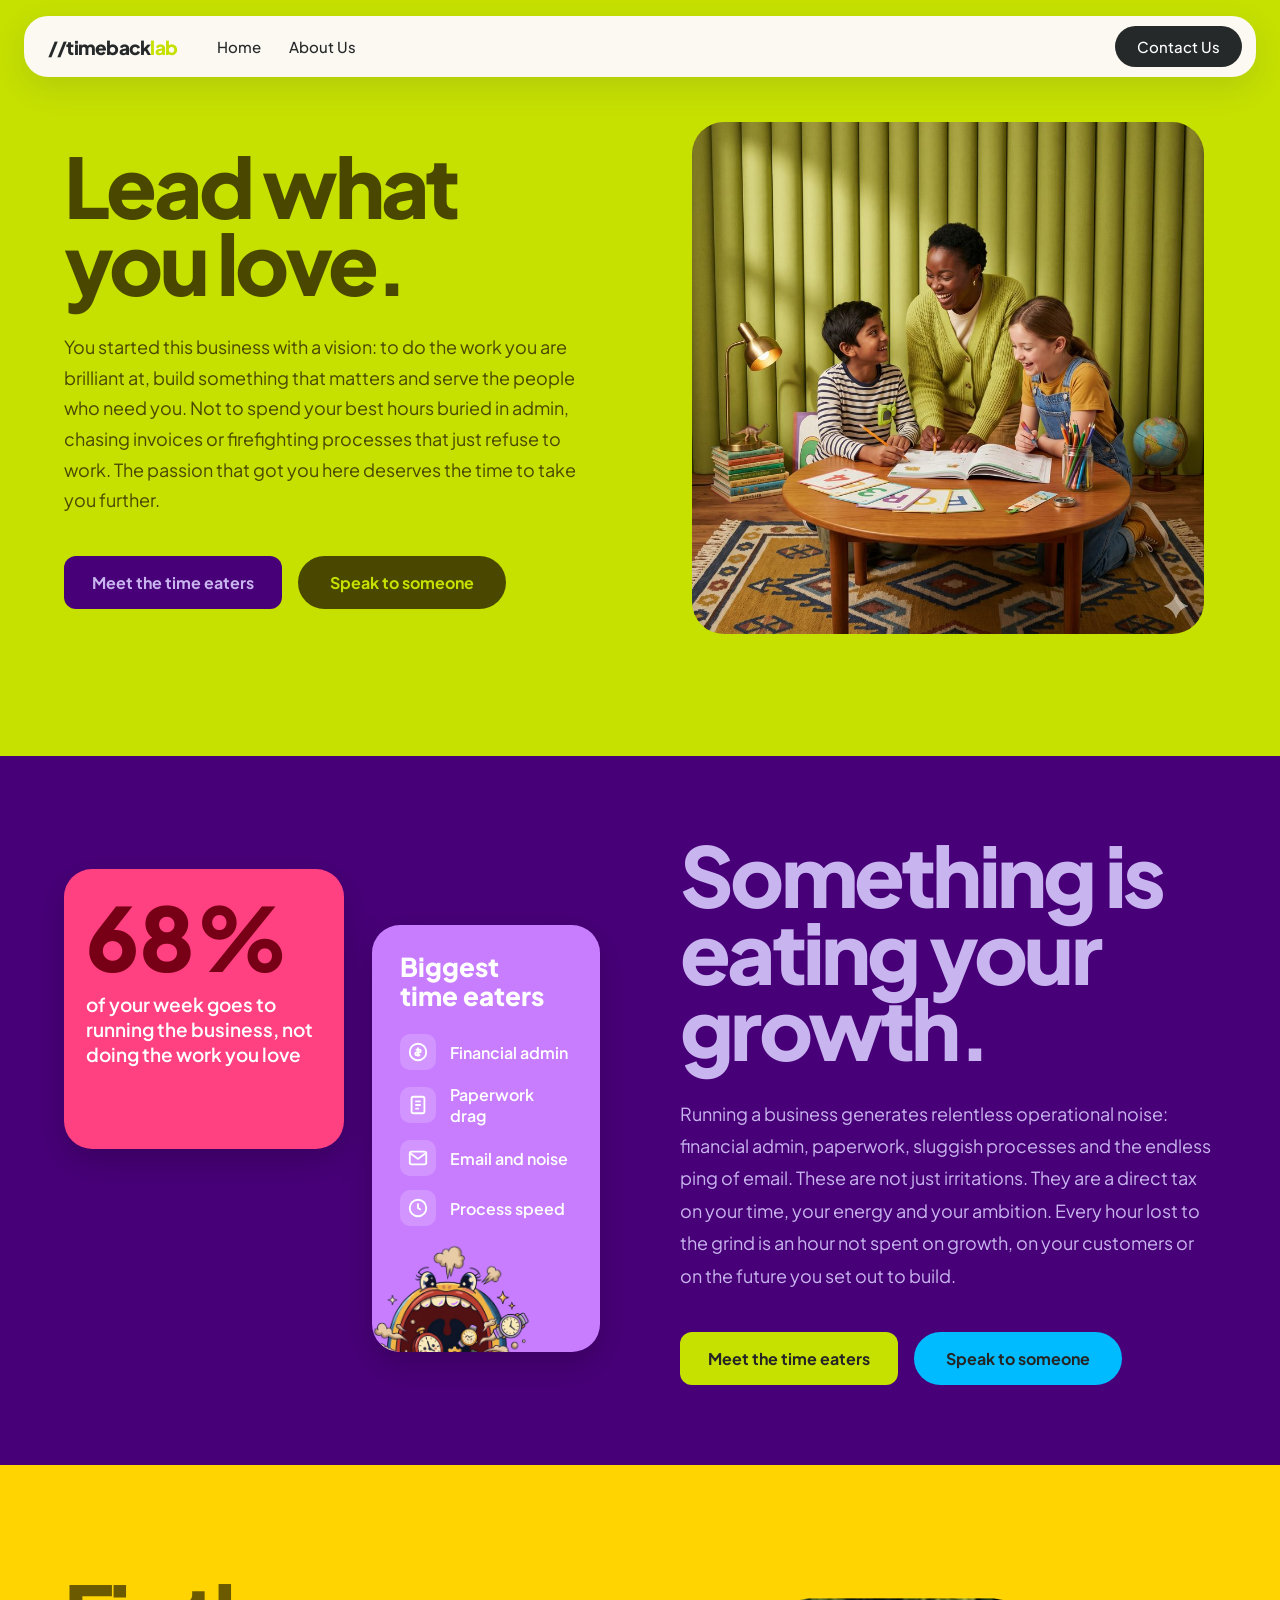
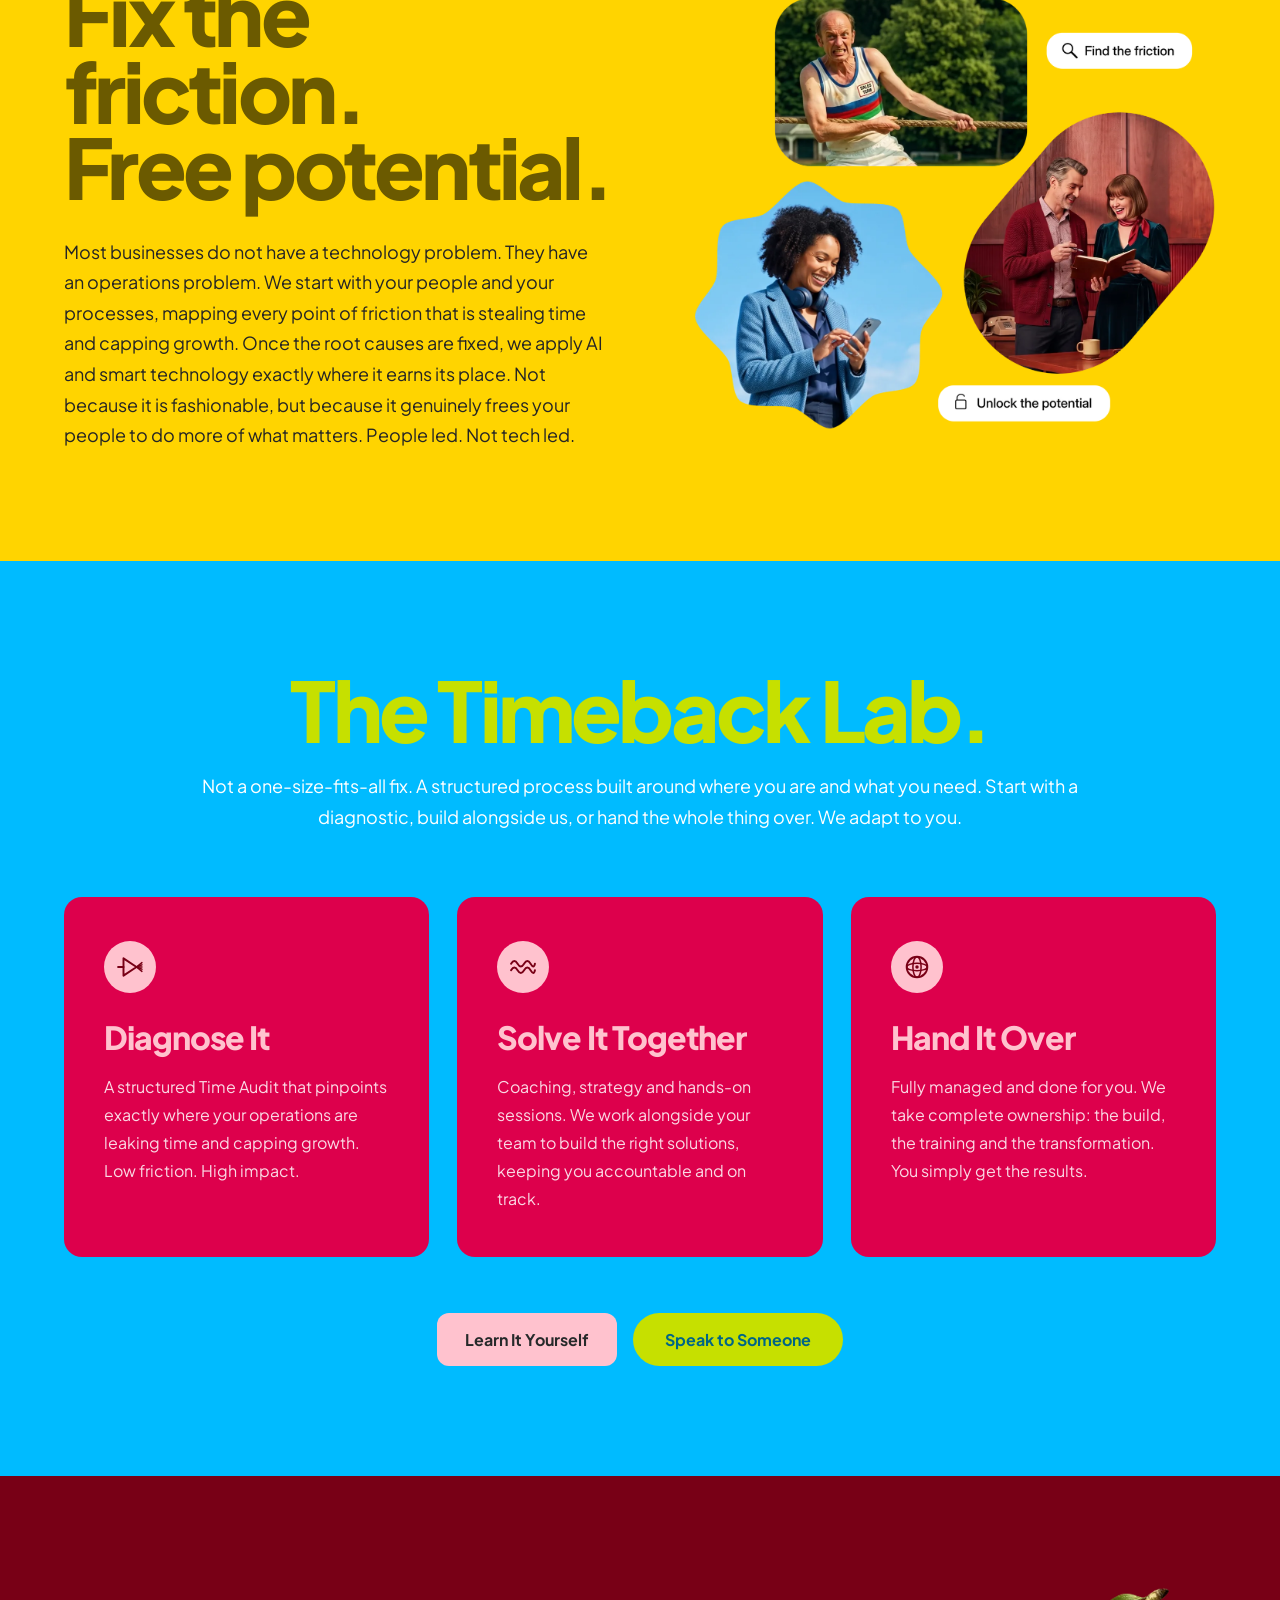
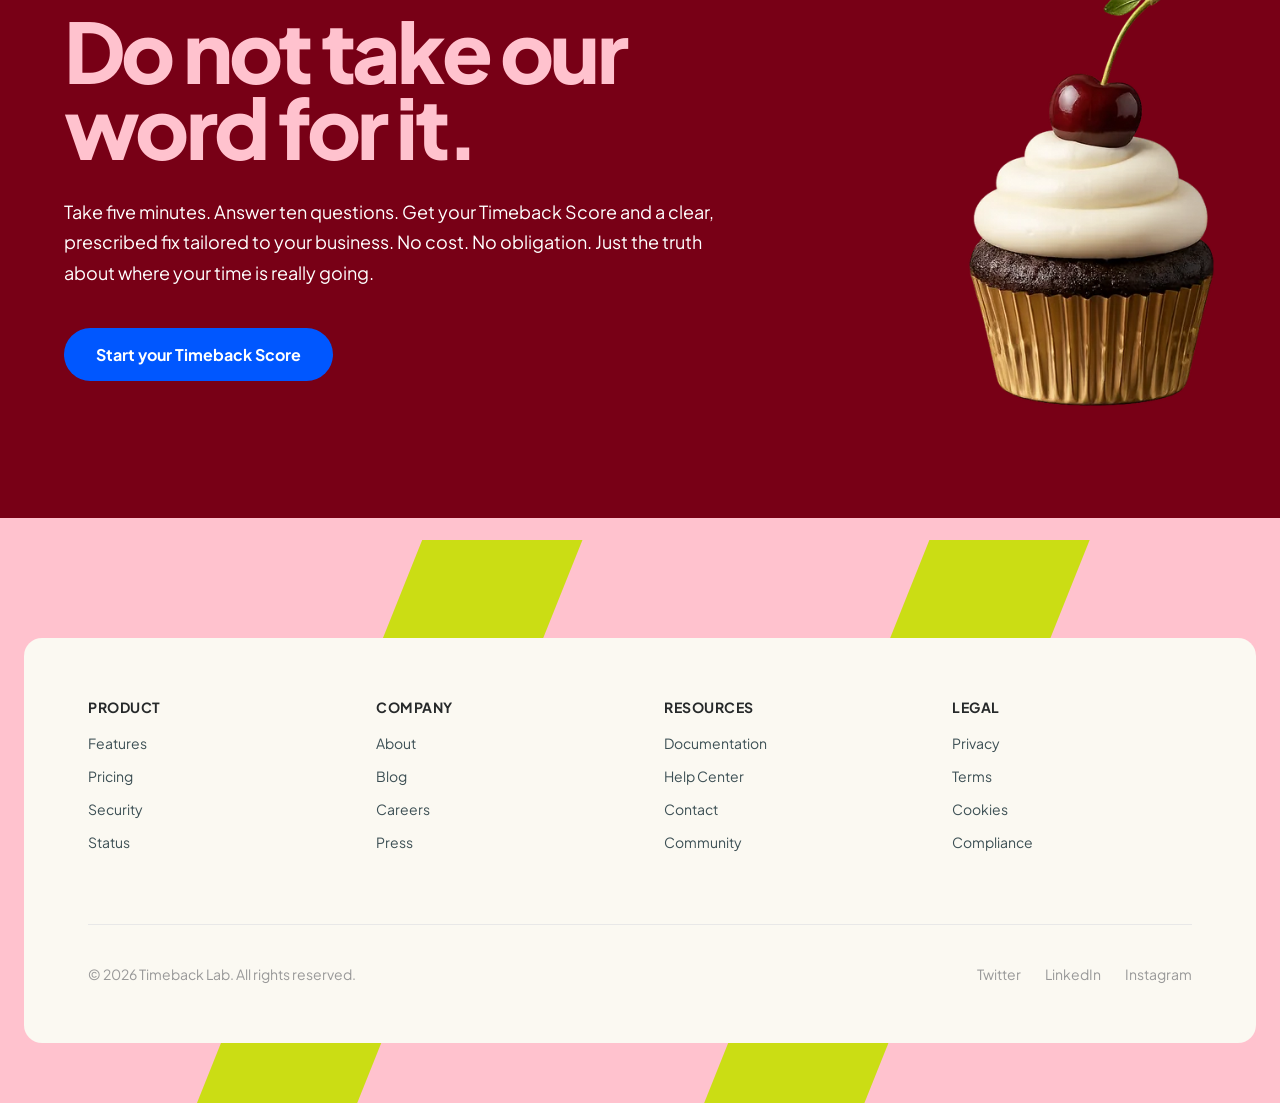
<file: index.html>
<!DOCTYPE html>
<html lang="en">
<head>
<meta charset="UTF-8">
<meta name="viewport" content="width=device-width, initial-scale=1.0">
<title>Timeback Lab</title>
<link rel="icon" type="image/svg+xml" href="favicon.svg">
<link rel="preconnect" href="https://fonts.googleapis.com">
<link rel="preconnect" href="https://fonts.gstatic.com" crossorigin>
<link rel="stylesheet" href="https://fonts.googleapis.com/css2?family=Plus+Jakarta+Sans:ital,opsz,wght@0,6..18,300..800;1,6..18,300..800&family=JetBrains+Mono:wght@400;500;600&display=swap">
<link rel="stylesheet" href="css/style.css">
</head>
<body>

<nav id="site-nav">
  <div class="nav-left">
    <div class="logo">
      <span class="logo-timeback">//timeback</span><span class="logo-lab">lab</span>
    </div>
    <ul class="nav-links">
      <li><a href="#home">Home</a></li>
      <li><a href="#about">About Us</a></li>
    </ul>
  </div>
  <div class="nav-right">
    <a href="#" class="contact-btn">Contact Us</a>
    <button class="nav-toggle" aria-label="Toggle menu" aria-expanded="false">
      <svg viewBox="0 0 24 24" fill="none" stroke="currentColor" stroke-width="2" stroke-linecap="round"><line x1="3" y1="6" x2="21" y2="6"></line><line x1="3" y1="12" x2="21" y2="12"></line><line x1="3" y1="18" x2="21" y2="18"></line></svg>
    </button>
  </div>
  <div class="nav-mobile-panel">
    <a href="#home">Home</a>
    <a href="#about">About Us</a>
    <a href="#" class="contact-btn">Contact Us</a>
  </div>
</nav>

<main id="home">

  <!-- Section 01: Volt -->
  <section class="sec sec-volt">
    <div class="sec-inner">
      <div class="sec-content">
        <h2 style="color:#4A4800;">Lead what<br>you love.</h2>
        <p style="color:#4A4800;">You started this business with a vision: to do the work you are brilliant at, build something that matters and serve the people who need you. Not to spend your best hours buried in admin, chasing invoices or firefighting processes that just refuse to work. The passion that got you here deserves the time to take you further.</p>
        <div class="cta-row">
          <a href="#problem" class="btn btn-square" style="background:#480078;color:#C8B4EE;">Meet the time eaters</a>
          <a href="#" class="btn btn-pill" style="background:#4A4800;color:#C6E000;">Speak to someone</a>
        </div>
      </div>
      <div class="marquee-container">
        <div class="marquee-track">
          <div class="marquee-item"><img src="images/marquee-team.jpg" alt="Team collaboration" loading="lazy"></div>
          <div class="marquee-item"><img src="images/marquee-coffee.jpg" alt="Coffee shop collaboration" loading="lazy"></div>
          <div class="marquee-item"><img src="images/marquee-education.jpg" alt="Education moment" loading="lazy"></div>
          <div class="marquee-item"><img src="images/marquee-craft.jpg" alt="Craftsperson at work" loading="lazy"></div>
          <div class="marquee-item"><img src="images/marquee-florist.jpg" alt="Florist at work" loading="lazy"></div>
          <!-- duplicate first image for seamless loop -->
          <div class="marquee-item"><img src="images/marquee-team.jpg" alt="" aria-hidden="true"></div>
        </div>
      </div>
    </div>
  </section>

  <!-- Section 02: Purple - Problem -->
  <section id="problem" class="sec-problem">
    <div class="problem-inner">

      <div class="problem-cards">
        <div class="card-stat">
          <div class="card-stat-number">68%</div>
          <div class="card-stat-label">of your week goes to running the business, not doing the work you love</div>
        </div>

        <div class="card-eaters">
          <div class="card-eaters-title">Biggest<br>time eaters</div>
          <div class="eaters-list">
            <div class="eater-item">
              <div class="eater-icon"><svg width="22" height="22" viewBox="0 0 24 24" fill="none" stroke="white" stroke-width="2"><circle cx="12" cy="12" r="9"></circle><path d="M12 7v10M9.5 9.5h4a1.5 1.5 0 0 1 0 3h-3a1.5 1.5 0 0 0 0 3h4"></path></svg></div>
              <div>Financial admin</div>
            </div>
            <div class="eater-item">
              <div class="eater-icon"><svg width="22" height="22" viewBox="0 0 24 24" fill="none" stroke="white" stroke-width="2"><rect x="5" y="3" width="14" height="18" rx="2"></rect><path d="M9 8h6M9 12h6M9 16h4"></path></svg></div>
              <div>Paperwork drag</div>
            </div>
            <div class="eater-item">
              <div class="eater-icon"><svg width="22" height="22" viewBox="0 0 24 24" fill="none" stroke="white" stroke-width="2"><rect x="3" y="5" width="18" height="14" rx="2"></rect><path d="M4 7l8 6 8-6"></path></svg></div>
              <div>Email and noise</div>
            </div>
            <div class="eater-item">
              <div class="eater-icon"><svg width="22" height="22" viewBox="0 0 24 24" fill="none" stroke="white" stroke-width="2"><circle cx="12" cy="12" r="9"></circle><path d="M12 7v5l3 2"></path></svg></div>
              <div>Process speed</div>
            </div>
          </div>
          <img src="images/time-monster.webp" alt="Time-eating monster" class="time-monster" loading="lazy">
        </div>
      </div>

      <div class="problem-copy">
        <h2>Something is eating your growth.</h2>
        <p>Running a business generates relentless operational noise: financial admin, paperwork, sluggish processes and the endless ping of email. These are not just irritations. They are a direct tax on your time, your energy and your ambition. Every hour lost to the grind is an hour not spent on growth, on your customers or on the future you set out to build.</p>
        <div class="cta-row">
          <a href="#problem" class="btn btn-square" style="background:#C6E000;color:#252525;">Meet the time eaters</a>
          <a href="#" class="btn btn-pill" style="background:#00BBFF;color:#252525;">Speak to someone</a>
        </div>
      </div>

    </div>
  </section>

  <!-- Section 03: Yellow -->
  <section class="sec sec-yellow">
    <div class="sec-inner">
      <div class="sec-content">
        <h2 style="color:#6b5a00;">Fix the friction.<br>Free&nbsp;potential.</h2>
        <p style="color:#252525;">Most businesses do not have a technology problem. They have an operations problem. We start with your people and your processes, mapping every point of friction that is stealing time and capping growth. Once the root causes are fixed, we apply AI and smart technology exactly where it earns its place. Not because it is fashionable, but because it genuinely frees your people to do more of what matters. People led. Not tech led.</p>
      </div>
      <div class="collage-wrap">
        <img src="images/friction-collage.webp" alt="Three images showing friction and potential" loading="lazy">
      </div>
    </div>
  </section>

  <!-- Section 04: Cyan - The Timeback Lab -->
  <section id="about" class="sec-lab">
    <div class="lab-inner">
      <div class="lab-heading">
        <h2>The Timeback Lab.</h2>
        <p>Not a one-size-fits-all fix. A structured process built around where you are and what you need. Start with a diagnostic, build alongside us, or hand the whole thing over. We adapt to you.</p>
      </div>

      <div class="lab-cards">
        <div class="lab-card">
          <div class="lab-icon">
            <svg width="26" height="26" viewBox="0 0 24 24" fill="none">
              <path d="M6 4L18 12L6 20Z" stroke="#780016" stroke-width="1.8" stroke-linejoin="round"></path>
              <line x1="1" y1="12" x2="6" y2="12" stroke="#780016" stroke-width="1.8" stroke-linecap="round"></line>
              <line x1="18" y1="12" x2="23" y2="8" stroke="#780016" stroke-width="1.4" stroke-linecap="round"></line>
              <line x1="18" y1="12" x2="23" y2="10" stroke="#780016" stroke-width="1.4" stroke-linecap="round"></line>
              <line x1="18" y1="12" x2="23" y2="12" stroke="#780016" stroke-width="1.4" stroke-linecap="round"></line>
              <line x1="18" y1="12" x2="23" y2="14" stroke="#780016" stroke-width="1.4" stroke-linecap="round"></line>
              <line x1="18" y1="12" x2="23" y2="16" stroke="#780016" stroke-width="1.4" stroke-linecap="round"></line>
            </svg>
          </div>
          <h3>Diagnose It</h3>
          <p>A structured Time Audit that pinpoints exactly where your operations are leaking time and capping growth. Low friction. High impact.</p>
        </div>

        <div class="lab-card">
          <div class="lab-icon">
            <svg width="26" height="26" viewBox="0 0 24 24" fill="none">
              <path d="M1 9 Q4 4 7 9 Q10 14 13 9 Q16 4 19 9 Q22 14 23 9" stroke="#780016" stroke-width="1.8" stroke-linecap="round"></path>
              <path d="M1 15 Q4 10 7 15 Q10 20 13 15 Q16 10 19 15 Q22 20 23 15" stroke="#780016" stroke-width="1.8" stroke-linecap="round"></path>
            </svg>
          </div>
          <h3>Solve It Together</h3>
          <p>Coaching, strategy and hands-on sessions. We work alongside your team to build the right solutions, keeping you accountable and on track.</p>
        </div>

        <div class="lab-card">
          <div class="lab-icon">
            <svg width="26" height="26" viewBox="0 0 24 24" fill="none">
              <circle cx="12" cy="12" r="9.5" stroke="#780016" stroke-width="1.8"></circle>
              <ellipse cx="12" cy="12" rx="3.8" ry="9.5" stroke="#780016" stroke-width="1.4"></ellipse>
              <ellipse cx="12" cy="12" rx="9.5" ry="3.4" stroke="#780016" stroke-width="1.4"></ellipse>
              <circle cx="12" cy="12" r="1.6" fill="#780016"></circle>
            </svg>
          </div>
          <h3>Hand It Over</h3>
          <p>Fully managed and done for you. We take complete ownership: the build, the training and the transformation. You simply get the results.</p>
        </div>
      </div>

      <div class="cta-row cta-row-center">
        <a href="#" class="btn btn-square" style="background:#FFC2CE;color:#26292A;">Learn It Yourself</a>
        <a href="#" class="btn btn-pill" style="background:#C6E000;color:#006586;">Speak to Someone</a>
      </div>
    </div>
  </section>

  <!-- Section 05: Maroon -->
  <section class="sec sec-maroon">
    <div class="maroon-inner">
      <div class="sec-content">
        <h2 style="color:#ffc2ce;">Do not take our word for it.</h2>
        <p style="color:#ffffff;">Take five minutes. Answer ten questions. Get your Timeback Score and a clear, prescribed fix tailored to your business. No cost. No obligation. Just the truth about where your time is really going.</p>
        <div class="cta-row">
          <a href="quiz.html" class="btn btn-pill" style="background:#0057FF;color:#ffffff;">Start your Timeback Score</a>
        </div>
      </div>
      <div class="cupcake-wrap">
        <img src="images/cupcake.webp" alt="Cupcake" loading="lazy">
      </div>
    </div>
  </section>

</main>

<footer>
  <div class="footer-slash" aria-hidden="true">//</div>
  <div class="footer-card">
    <div class="footer-content">
      <div class="footer-section">
        <h3>Product</h3>
        <ul>
          <li><a href="#">Features</a></li>
          <li><a href="#">Pricing</a></li>
          <li><a href="#">Security</a></li>
          <li><a href="#">Status</a></li>
        </ul>
      </div>
      <div class="footer-section">
        <h3>Company</h3>
        <ul>
          <li><a href="#about">About</a></li>
          <li><a href="#">Blog</a></li>
          <li><a href="#">Careers</a></li>
          <li><a href="#">Press</a></li>
        </ul>
      </div>
      <div class="footer-section">
        <h3>Resources</h3>
        <ul>
          <li><a href="#">Documentation</a></li>
          <li><a href="#">Help Center</a></li>
          <li><a href="#">Contact</a></li>
          <li><a href="#">Community</a></li>
        </ul>
      </div>
      <div class="footer-section">
        <h3>Legal</h3>
        <ul>
          <li><a href="legal.html#privacy">Privacy</a></li>
          <li><a href="legal.html#terms">Terms</a></li>
          <li><a href="#">Cookies</a></li>
          <li><a href="#">Compliance</a></li>
        </ul>
      </div>
    </div>
    <div class="footer-bottom">
      <span>&copy; 2026 Timeback Lab. All rights reserved.</span>
      <div class="footer-social">
        <a href="#">Twitter</a>
        <a href="#">LinkedIn</a>
        <a href="#">Instagram</a>
      </div>
    </div>
  </div>
</footer>

<script src="js/main.js"></script>
</body>
</html>
</file>
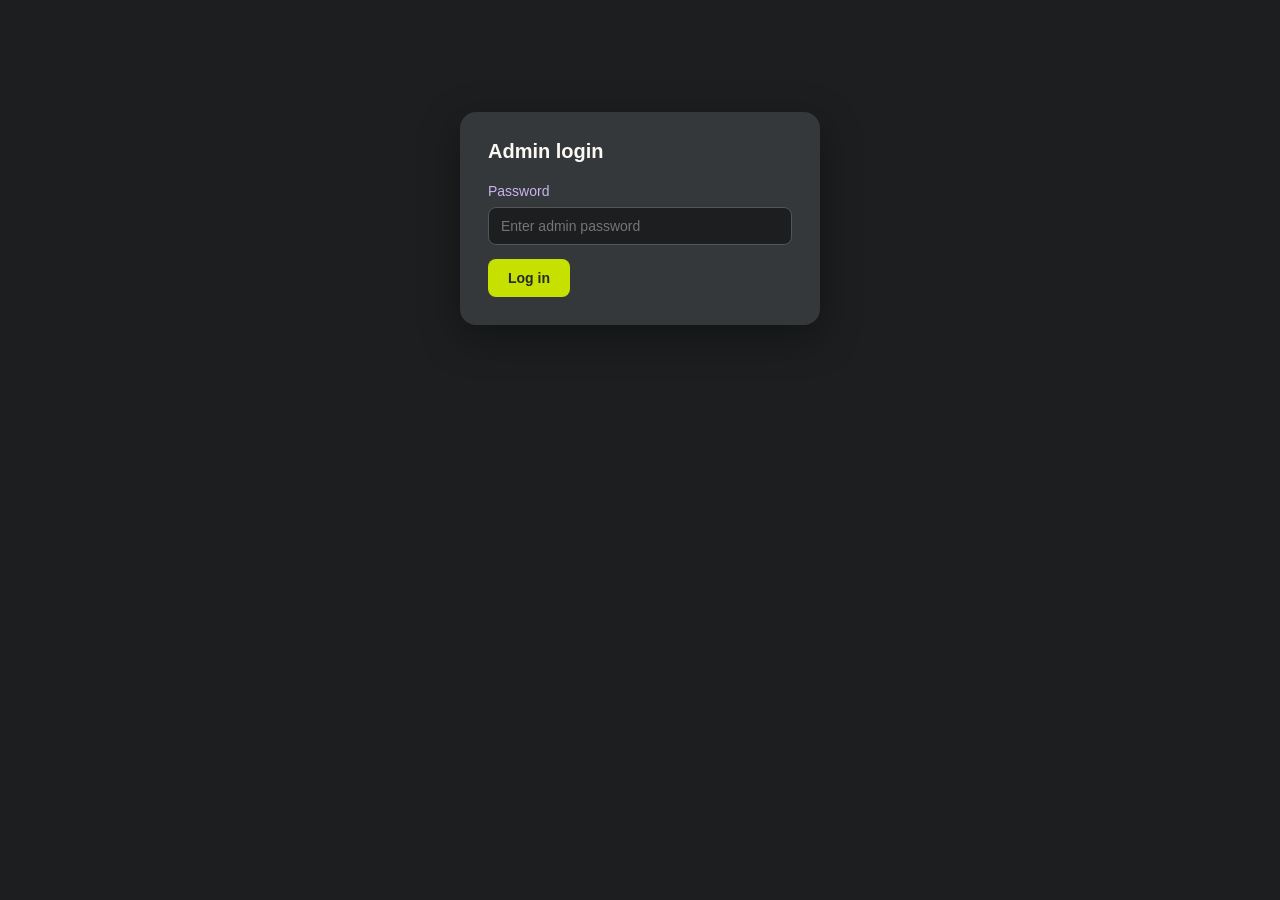
<file: admin.html>
<!DOCTYPE html>
<html lang="en">
<head>
<meta charset="UTF-8">
<meta name="viewport" content="width=device-width, initial-scale=1.0">
<meta name="robots" content="noindex, nofollow">
<title>Admin — timebacklab</title>
<style>
  * { box-sizing: border-box; }
  body {
    font-family: 'Plus Jakarta Sans', 'Segoe UI', Arial, sans-serif;
    background: #1c1e1f;
    color: #FBF9F2;
    margin: 0;
    padding: 32px 20px;
  }
  .hidden { display: none !important; }

  .logo-mark { font-weight: 800; letter-spacing: -0.04em; }
  .logo-mark .lt { color: #FBF9F2; }
  .logo-mark .ll { color: #C6E000; }

  /* ---- Login card ---- */
  .login-box {
    max-width: 360px;
    margin: 80px auto;
    background: #34383a;
    padding: 28px;
    border-radius: 16px;
    box-shadow: 0 12px 40px rgba(0,0,0,0.35);
  }
  .login-box h1 { font-size: 20px; margin: 0 0 20px; }
  .login-box label { display: block; margin-bottom: 8px; font-size: 14px; color: #C8B4EE; }
  .login-box input {
    width: 100%;
    padding: 10px 12px;
    border-radius: 8px;
    border: 1px solid #555;
    background: #1c1e1f;
    color: #FBF9F2;
    font-size: 14px;
    margin-bottom: 14px;
  }
  .btn-primary {
    background: #C6E000;
    color: #26292A;
    border: none;
    padding: 11px 20px;
    border-radius: 8px;
    font-weight: 700;
    cursor: pointer;
    font-size: 14px;
  }
  .btn-primary:hover { background: #d6f400; }
  .btn-ghost {
    background: none;
    border: 1px solid #555;
    color: #FBF9F2;
    padding: 9px 16px;
    border-radius: 8px;
    cursor: pointer;
    font-size: 13px;
  }
  .btn-ghost:hover { border-color: #C6E000; color: #C6E000; }
  .btn-danger {
    background: none;
    border: 1px solid #FF4081;
    color: #FF4081;
    padding: 9px 16px;
    border-radius: 8px;
    cursor: pointer;
    font-size: 13px;
    font-weight: 600;
  }
  .btn-danger:hover { background: #FF4081; color: #26292A; }
  .error { color: #FF4081; font-size: 13px; margin-bottom: 10px; }

  /* ---- Console menu card ---- */
  .console-box {
    max-width: 640px;
    margin: 48px auto;
    background: #34383a;
    padding: 36px;
    border-radius: 20px;
    box-shadow: 0 12px 40px rgba(0,0,0,0.35);
  }
  .console-title {
    font-size: 26px;
    margin: 0 0 4px;
  }
  .console-sub {
    font-size: 14px;
    color: #C8B4EE;
    margin: 0 0 28px;
  }
  .menu-grid { display: flex; flex-direction: column; gap: 14px; }
  .menu-card {
    display: flex;
    align-items: center;
    gap: 16px;
    width: 100%;
    text-align: left;
    background: #26292A;
    border: 1px solid #3a3d3e;
    border-radius: 14px;
    padding: 18px 20px;
    cursor: pointer;
    color: inherit;
    font-family: inherit;
    transition: border-color .15s ease, transform .15s ease;
  }
  .menu-card:not(.disabled):hover {
    border-color: #C6E000;
    transform: translateY(-1px);
  }
  .menu-card.disabled { cursor: default; opacity: 0.55; }
  .menu-icon {
    flex: none;
    width: 46px;
    height: 46px;
    border-radius: 50%;
    background: #C6E000;
    display: flex;
    align-items: center;
    justify-content: center;
  }
  .menu-icon svg { width: 24px; height: 24px; }
  .menu-icon.dim { background: #4a4d4e; }
  .menu-text { flex: 1; min-width: 0; }
  .menu-title { font-size: 16px; font-weight: 700; margin: 0 0 4px; display: flex; align-items: center; gap: 8px; flex-wrap: wrap; }
  .menu-badge { font-size: 11px; font-weight: 600; color: #9a9d9e; text-transform: uppercase; letter-spacing: 0.03em; }
  .menu-desc { font-size: 13px; color: #b7bbbd; margin: 0; }
  .menu-arrow { flex: none; color: #6b6e6f; }
  .console-footer { margin-top: 24px; text-align: right; }

  /* ---- Submissions view ---- */
  .submissions-wrap { max-width: 1400px; margin: 0 auto; }
  .sub-card {
    background: #34383a;
    border-radius: 20px;
    padding: 32px;
    box-shadow: 0 12px 40px rgba(0,0,0,0.35);
  }
  .sub-header {
    display: flex;
    align-items: center;
    justify-content: space-between;
    gap: 16px;
    margin-bottom: 26px;
    flex-wrap: wrap;
  }
  .sub-header-left { display: flex; align-items: center; gap: 14px; }
  .sub-header-left .logo-mark { font-size: 18px; }
  .sub-header h1 { font-size: 21px; margin: 0; font-weight: 700; }
  .sub-header-actions { display: flex; align-items: center; gap: 10px; }
  .count { font-size: 13px; color: #C8B4EE; margin-right: 4px; }

  .toolbar {
    display: flex;
    align-items: center;
    gap: 10px;
    flex-wrap: wrap;
    margin-bottom: 22px;
  }
  .toolbar select {
    background: #1c1e1f;
    color: #FBF9F2;
    border: 1px solid #555;
    border-radius: 8px;
    padding: 9px 12px;
    font-size: 13px;
  }
  .toolbar .btn-ghost.active { border-color: #C6E000; color: #C6E000; }

  .scroll-wrap { overflow: auto; max-height: 70vh; border-radius: 12px; border: 1px solid #3a3d3e; }
  table { border-collapse: collapse; width: 100%; font-size: 13px; background: #1c1e1f; }
  th, td { padding: 14px 16px; text-align: left; border-bottom: 1px solid #3a3d3e; white-space: nowrap; }
  th { background: #26292A; position: sticky; top: 0; font-size: 12px; text-transform: uppercase; letter-spacing: 0.03em; color: #C8B4EE; }
  tr:hover td { background: #24282a; }
  .group-row td { background: #2c1f45; color: #DDD0FF; font-weight: 700; font-size: 12.5px; text-transform: uppercase; letter-spacing: 0.03em; }
  .view-btn {
    background: none;
    border: 1px solid #666;
    color: #C6E000;
    border-radius: 6px;
    padding: 6px 14px;
    cursor: pointer;
    font-size: 12px;
    font-weight: 600;
  }
  .view-btn:hover { background: #C6E000; color: #26292A; border-color: #C6E000; }
  .tier-pill {
    display: inline-block;
    padding: 3px 10px;
    border-radius: 999px;
    font-size: 11.5px;
    font-weight: 700;
    background: #480078;
    color: #DDD0FF;
  }

  /* ---- Modal ---- */
  .modal-overlay {
    position: fixed;
    inset: 0;
    background: rgba(0,0,0,0.6);
    display: flex;
    align-items: center;
    justify-content: center;
    padding: 24px;
    z-index: 50;
  }
  .modal-card {
    background: #26292A;
    border-radius: 18px;
    max-width: 720px;
    width: 100%;
    max-height: 86vh;
    overflow-y: auto;
    padding: 30px;
    box-shadow: 0 20px 60px rgba(0,0,0,0.5);
  }
  .modal-card h2 { font-size: 19px; margin: 0 0 20px; }
  .modal-section-title {
    font-size: 12px;
    text-transform: uppercase;
    letter-spacing: 0.05em;
    color: #C6E000;
    font-weight: 700;
    margin: 0 0 12px;
  }
  .modal-grid {
    display: grid;
    grid-template-columns: repeat(2, 1fr);
    gap: 10px 24px;
    margin-bottom: 22px;
  }
  .modal-field dt { font-size: 11.5px; color: #9a9d9e; margin-bottom: 2px; }
  .modal-field dd { font-size: 13.5px; margin: 0; word-break: break-word; }
  .modal-divider { border: none; border-top: 1px solid #3a3d3e; margin: 22px 0; }
  .qa-list { display: flex; flex-direction: column; gap: 14px; margin-bottom: 26px; }
  .qa-item { background: #34383a; border-radius: 10px; padding: 12px 14px; }
  .qa-question { font-size: 13px; margin: 0 0 6px; color: #FBF9F2; }
  .qa-meta { display: flex; justify-content: space-between; gap: 12px; align-items: center; }
  .qa-category { font-size: 11px; color: #9a9d9e; text-transform: uppercase; letter-spacing: 0.03em; }
  .qa-answer { font-size: 13px; font-weight: 700; color: #C6E000; }
  .modal-actions { display: flex; justify-content: space-between; gap: 12px; margin-top: 8px; }

  /* ---- Report-nodes view extras ---- */
  .toolbar input.rn-search {
    background: #1c1e1f;
    color: #FBF9F2;
    border: 1px solid #555;
    border-radius: 8px;
    padding: 9px 12px;
    font-size: 13px;
    min-width: 220px;
  }
  .toolbar input.rn-search:focus { outline: none; border-color: #C6E000; }
  td.rn-preview { max-width: 460px; overflow: hidden; text-overflow: ellipsis; color: #b7bbbd; }
  .rn-textarea {
    width: 100%;
    min-height: 240px;
    background: #1c1e1f;
    color: #FBF9F2;
    border: 1px solid #555;
    border-radius: 10px;
    padding: 14px;
    font-family: inherit;
    font-size: 14px;
    line-height: 1.6;
    resize: vertical;
  }
  .rn-textarea:focus { outline: none; border-color: #C6E000; }
  .rn-editor-meta {
    display: flex;
    justify-content: space-between;
    align-items: center;
    margin: 10px 2px 18px;
    font-size: 12.5px;
    color: #9a9d9e;
  }
  #rn-save-status { color: #C6E000; }
</style>
</head>
<body>

<div id="login-view" class="login-box">
  <h1>Admin login</h1>
  <div id="login-error" class="error hidden"></div>
  <label for="password-input">Password</label>
  <input type="password" id="password-input" placeholder="Enter admin password">
  <button type="button" id="login-btn" class="btn-primary">Log in</button>
</div>

<div id="menu-view" class="console-box hidden">
  <h1 class="console-title logo-mark"><span class="lt">//timeback</span><span class="ll">lab</span><span class="lt"> admin console</span></h1>
  <p class="console-sub">Choose an area to manage.</p>
  <div class="menu-grid" id="menu-grid"></div>
  <div class="console-footer">
    <button type="button" id="menu-logout-btn" class="btn-ghost">Log out</button>
  </div>
</div>

<div id="submissions-view" class="submissions-wrap hidden">
  <div class="sub-card">
    <div class="sub-header">
      <div class="sub-header-left">
        <span class="logo-mark"><span class="lt">//timeback</span><span class="ll">lab</span></span>
        <h1>Timeback score submissions</h1>
      </div>
      <div class="sub-header-actions">
        <span class="count" id="count-label"></span>
        <button type="button" id="back-btn" class="btn-ghost">Back to console</button>
        <button type="button" id="logout-btn" class="btn-ghost">Log out</button>
      </div>
    </div>

    <div class="toolbar">
      <button type="button" id="group-btn" class="btn-ghost">Group by company</button>
      <select id="sort-field">
        <option value="created_at">Sort by: Date</option>
        <option value="company_name">Sort by: Company</option>
        <option value="email">Sort by: Email</option>
        <option value="business_size">Sort by: Business size</option>
        <option value="role">Sort by: Role</option>
        <option value="tier_name">Sort by: Tier</option>
        <option value="leak_category">Sort by: Leak</option>
        <option value="score_percent">Sort by: Score</option>
        <option value="country">Sort by: Country</option>
        <option value="city">Sort by: City</option>
      </select>
      <button type="button" id="sort-dir-btn" class="btn-ghost">↓ Descending</button>
    </div>

    <div class="scroll-wrap">
      <table>
        <thead>
          <tr>
            <th>Submission ID</th>
            <th>Date</th>
            <th>Company</th>
            <th>Email</th>
            <th>Business size</th>
            <th>Role</th>
            <th>Tier</th>
            <th>Leak</th>
            <th>Score</th>
            <th>Country</th>
            <th>City</th>
            <th></th>
          </tr>
        </thead>
        <tbody id="table-body"></tbody>
      </table>
    </div>
  </div>
</div>

<div id="report-nodes-view" class="submissions-wrap hidden">
  <div class="sub-card">
    <div class="sub-header">
      <div class="sub-header-left">
        <span class="logo-mark"><span class="lt">//timeback</span><span class="ll">lab</span></span>
        <h1>Detailed report replies</h1>
      </div>
      <div class="sub-header-actions">
        <span class="count" id="rn-count-label"></span>
        <button type="button" id="rn-back-btn" class="btn-ghost">Back to console</button>
        <button type="button" id="rn-logout-btn" class="btn-ghost">Log out</button>
      </div>
    </div>

    <div class="toolbar">
      <button type="button" id="rn-group-btn" class="btn-ghost">Group by section</button>
      <select id="rn-section-filter">
        <option value="">All sections</option>
        <option value="systems">Systems</option>
        <option value="delegation">Delegation</option>
        <option value="prioritisation">Prioritisation</option>
        <option value="tech">Tech</option>
      </select>
      <select id="rn-role-filter">
        <option value="">All roles</option>
        <option value="boss">Boss</option>
        <option value="lead">Lead</option>
        <option value="office">Office</option>
        <option value="field">Field</option>
      </select>
      <input type="text" id="rn-search" class="rn-search" placeholder="Search id or text...">
    </div>

    <div class="scroll-wrap">
      <table>
        <thead>
          <tr>
            <th>ID</th>
            <th>Section</th>
            <th>Role</th>
            <th>Company size</th>
            <th>Tier / question</th>
            <th>Preview</th>
            <th></th>
          </tr>
        </thead>
        <tbody id="rn-table-body"></tbody>
      </table>
    </div>
  </div>
</div>

<div id="modal-root"></div>

<script>
  const PW_KEY = 'tbl_admin_pw';
  let submissions = [];
  let groupByCompany = false;
  let sortField = 'created_at';
  let sortDir = 'desc';

  let reportNodes = [];
  let rnGroupBySection = false;
  let rnSectionFilter = '';
  let rnRoleFilter = '';
  let rnSearch = '';

  const RN_SECTION_LABELS = { systems: 'Systems', delegation: 'Delegation', prioritisation: 'Prioritisation', tech: 'Tech' };
  const RN_SECTION_ORDER = ['systems', 'delegation', 'prioritisation', 'tech'];
  const RN_ROLE_LABELS = { boss: 'Boss', lead: 'Lead', office: 'Office', field: 'Field' };
  const RN_SIZE_LABELS = { solo: 'Solo / Micro', small: 'Small', medium: 'Medium / Large' };
  const RN_TIER_LABELS = { trapped: 'Trapped', overloaded: 'Overloaded', stretched: 'Stretched', driver: "Driver's seat" };

  const ICONS = {
    clipboard: '<svg viewBox="0 0 24 24" fill="none" stroke="#26292A" stroke-width="2" stroke-linecap="round" stroke-linejoin="round"><rect x="6" y="4" width="12" height="17" rx="2"></rect><path d="M9 4V3a1 1 0 0 1 1-1h4a1 1 0 0 1 1 1v1"></path><path d="M9 11h6M9 15h6M9 7h6"></path></svg>',
    creditCard: '<svg viewBox="0 0 24 24" fill="none" stroke="#26292A" stroke-width="2" stroke-linecap="round" stroke-linejoin="round"><rect x="2" y="5" width="20" height="14" rx="2"></rect><path d="M2 10h20M6 15h4"></path></svg>',
    users: '<svg viewBox="0 0 24 24" fill="none" stroke="#26292A" stroke-width="2" stroke-linecap="round" stroke-linejoin="round"><path d="M17 21v-2a4 4 0 0 0-4-4H5a4 4 0 0 0-4 4v2"></path><circle cx="9" cy="7" r="4"></circle><path d="M23 21v-2a4 4 0 0 0-3-3.87"></path><path d="M16 3.13a4 4 0 0 1 0 7.75"></path></svg>',
    userGear: '<svg viewBox="0 0 24 24" fill="none" stroke="#26292A" stroke-width="2" stroke-linecap="round" stroke-linejoin="round"><path d="M16 21v-2a4 4 0 0 0-4-4H6a4 4 0 0 0-4 4v2"></path><circle cx="9" cy="7" r="4"></circle><circle cx="19" cy="16" r="2.5"></circle><path d="M19 12.5v1M19 18.5v1M15.9 14.2l.9.5M21.2 17.3l.9.5M15.9 17.8l.9-.5M21.2 14.7l.9-.5"></path></svg>',
    chevron: '<svg viewBox="0 0 24 24" fill="none" stroke="currentColor" stroke-width="2" stroke-linecap="round" stroke-linejoin="round" width="20" height="20"><path d="M9 18l6-6-6-6"></path></svg>',
    docEdit: '<svg viewBox="0 0 24 24" fill="none" stroke="#26292A" stroke-width="2" stroke-linecap="round" stroke-linejoin="round"><path d="M14 3H7a2 2 0 0 0-2 2v14a2 2 0 0 0 2 2h10a2 2 0 0 0 2-2v-7"></path><path d="M8 8h5M8 12h4"></path><path d="M17.5 3.5a1.8 1.8 0 0 1 2.5 2.5L15 11l-3 .8.8-3z"></path></svg>',
  };

  const MENU_ITEMS = [
    {
      id: 'quiz-submissions',
      title: 'Timeback score submissions',
      desc: 'View all entries submitted into the system.',
      icon: ICONS.clipboard,
      live: true,
    },
    {
      id: 'report-nodes',
      title: 'Manage detailed report replies',
      desc: 'View and edit the detailed report content library.',
      icon: ICONS.docEdit,
      live: true,
    },
    {
      id: 'paid-reports',
      title: 'Paid requests for diagnostic reports',
      desc: 'Manage the requests for paid report requests.',
      icon: ICONS.creditCard,
      live: false,
    },
    {
      id: 'group-reports',
      title: 'Group diagnostic reports',
      desc: 'Manage co-ordinated group survey and reports.',
      icon: ICONS.users,
      live: false,
    },
    {
      id: 'account-management',
      title: 'Customer account management',
      desc: 'Create and manage online website accounts.',
      icon: ICONS.userGear,
      live: false,
    },
  ];

  function escapeHtml(str) {
    return String(str == null ? '' : str)
      .replace(/&/g, '&amp;')
      .replace(/</g, '&lt;')
      .replace(/>/g, '&gt;');
  }

  function showView(id) {
    ['login-view', 'menu-view', 'submissions-view', 'report-nodes-view'].forEach(function (v) {
      document.getElementById(v).classList.toggle('hidden', v !== id);
    });
  }

  function showError(msg) {
    const el = document.getElementById('login-error');
    el.textContent = msg;
    el.classList.remove('hidden');
  }

  async function fetchSubmissions(password) {
    const res = await fetch('/api/admin/submissions', {
      headers: { 'X-Admin-Password': password },
    });
    if (!res.ok) throw new Error(res.status === 401 ? 'Wrong password' : 'Request failed');
    return res.json();
  }

  async function deleteSubmission(password, submissionId) {
    const res = await fetch('/api/admin/submissions', {
      method: 'DELETE',
      headers: { 'X-Admin-Password': password, 'Content-Type': 'application/json' },
      body: JSON.stringify({ submissionId: submissionId }),
    });
    if (!res.ok) throw new Error('Delete failed');
    return res.json();
  }

  async function fetchReportNodes(password) {
    const res = await fetch('/api/admin/report-nodes', {
      headers: { 'X-Admin-Password': password },
    });
    if (!res.ok) throw new Error(res.status === 401 ? 'Wrong password' : 'Request failed');
    return res.json();
  }

  async function updateReportNode(password, id, bodyText) {
    const res = await fetch('/api/admin/report-nodes', {
      method: 'PUT',
      headers: { 'X-Admin-Password': password, 'Content-Type': 'application/json' },
      body: JSON.stringify({ id: id, body: bodyText }),
    });
    if (!res.ok) throw new Error('Save failed');
    return res.json();
  }

  function renderMenu() {
    const grid = document.getElementById('menu-grid');
    grid.innerHTML = MENU_ITEMS.map(function (item) {
      const disabledClass = item.live ? '' : ' disabled';
      const iconClass = item.live ? '' : ' dim';
      const badge = item.live ? '' : ' <span class="menu-badge">| Not live</span>';
      return (
        '<button type="button" class="menu-card' + disabledClass + '" data-id="' + item.id + '"' + (item.live ? '' : ' disabled') + '>' +
        '<span class="menu-icon' + iconClass + '">' + item.icon + '</span>' +
        '<span class="menu-text">' +
        '<p class="menu-title">' + escapeHtml(item.title) + badge + '</p>' +
        '<p class="menu-desc">' + escapeHtml(item.desc) + '</p>' +
        '</span>' +
        (item.live ? '<span class="menu-arrow">' + ICONS.chevron + '</span>' : '') +
        '</button>'
      );
    }).join('');
  }

  function getSortValue(s, field) {
    if (field === 'score_percent') return Number(s.score_percent) || 0;
    return (s[field] || '').toString().toLowerCase();
  }

  function sortedSubmissions(list) {
    const sorted = list.slice().sort(function (a, b) {
      const va = getSortValue(a, sortField);
      const vb = getSortValue(b, sortField);
      let cmp;
      if (typeof va === 'number' && typeof vb === 'number') {
        cmp = va - vb;
      } else {
        cmp = String(va).localeCompare(String(vb));
      }
      return sortDir === 'asc' ? cmp : -cmp;
    });
    return sorted;
  }

  function rowHtml(s) {
    const date = s.created_at ? new Date(s.created_at).toLocaleString() : '';
    return (
      '<tr>' +
      '<td>' + escapeHtml(s.submission_id) + '</td>' +
      '<td>' + escapeHtml(date) + '</td>' +
      '<td>' + escapeHtml(s.company_name) + '</td>' +
      '<td>' + escapeHtml(s.email) + '</td>' +
      '<td>' + escapeHtml(s.business_size) + '</td>' +
      '<td>' + escapeHtml(s.role) + '</td>' +
      '<td><span class="tier-pill">' + escapeHtml(s.tier_name) + '</span></td>' +
      '<td>' + escapeHtml(s.leak_category) + '</td>' +
      '<td>' + escapeHtml(s.score_percent) + '%</td>' +
      '<td>' + escapeHtml(s.country) + '</td>' +
      '<td>' + escapeHtml(s.city) + '</td>' +
      '<td><button type="button" class="view-btn" data-view="' + escapeHtml(s.submission_id) + '">View</button></td>' +
      '</tr>'
    );
  }

  function renderRows() {
    document.getElementById('count-label').textContent = submissions.length + ' total';
    const body = document.getElementById('table-body');
    document.getElementById('group-btn').classList.toggle('active', groupByCompany);
    document.getElementById('sort-dir-btn').textContent = sortDir === 'asc' ? '↑ Ascending' : '↓ Descending';

    if (!groupByCompany) {
      body.innerHTML = sortedSubmissions(submissions).map(rowHtml).join('');
      return;
    }

    const groups = {};
    submissions.forEach(function (s) {
      const key = s.company_name || '(No company)';
      groups[key] = groups[key] || [];
      groups[key].push(s);
    });
    const groupNames = Object.keys(groups).sort(function (a, b) { return a.localeCompare(b); });
    let html = '';
    groupNames.forEach(function (name) {
      html += '<tr class="group-row"><td colspan="12">' + escapeHtml(name) + ' (' + groups[name].length + ')</td></tr>';
      html += sortedSubmissions(groups[name]).map(rowHtml).join('');
    });
    body.innerHTML = html;
  }

  function rnTierOrQuestion(n) {
    if (n.node_type === 'summary') return RN_TIER_LABELS[n.tier] || n.tier || '';
    return (n.question_id || '').toUpperCase();
  }

  function rnFilteredNodes() {
    const q = rnSearch.trim().toLowerCase();
    return reportNodes.filter(function (n) {
      if (rnSectionFilter && n.section !== rnSectionFilter) return false;
      if (rnRoleFilter && n.role !== rnRoleFilter) return false;
      if (q) {
        const inId = (n.id || '').toLowerCase().indexOf(q) !== -1;
        const inBody = (n.body || '').toLowerCase().indexOf(q) !== -1;
        if (!inId && !inBody) return false;
      }
      return true;
    });
  }

  function rnRowHtml(n) {
    const body = n.body || '';
    const preview = body.length > 120 ? body.slice(0, 120) + '…' : body;
    return (
      '<tr>' +
      '<td>' + escapeHtml(n.id) + '</td>' +
      '<td>' + escapeHtml(RN_SECTION_LABELS[n.section] || n.section) + '</td>' +
      '<td>' + escapeHtml(RN_ROLE_LABELS[n.role] || n.role) + '</td>' +
      '<td>' + escapeHtml(RN_SIZE_LABELS[n.company_size] || n.company_size) + '</td>' +
      '<td>' + escapeHtml(rnTierOrQuestion(n)) + '</td>' +
      '<td class="rn-preview">' + escapeHtml(preview) + '</td>' +
      '<td><button type="button" class="view-btn" data-rn-view="' + escapeHtml(n.id) + '">View</button></td>' +
      '</tr>'
    );
  }

  function renderReportNodes() {
    const list = rnFilteredNodes();
    document.getElementById('rn-count-label').textContent = list.length + ' of ' + reportNodes.length;
    document.getElementById('rn-group-btn').classList.toggle('active', rnGroupBySection);
    const body = document.getElementById('rn-table-body');

    if (!rnGroupBySection) {
      body.innerHTML = list.map(rnRowHtml).join('');
      return;
    }

    let html = '';
    RN_SECTION_ORDER.forEach(function (sec) {
      const group = list.filter(function (n) { return n.section === sec; });
      if (!group.length) return;
      html += '<tr class="group-row"><td colspan="7">' + escapeHtml(RN_SECTION_LABELS[sec]) + ' (' + group.length + ')</td></tr>';
      html += group.map(rnRowHtml).join('');
    });
    body.innerHTML = html;
  }

  function openReportNodeModal(id) {
    const n = reportNodes.filter(function (x) { return x.id === id; })[0];
    if (!n) return;

    const field = function (label, value) {
      return '<div class="modal-field"><dt>' + escapeHtml(label) + '</dt><dd>' + escapeHtml(value) + '</dd></div>';
    };
    const updated = n.updated_at ? new Date(n.updated_at).toLocaleString() : 'Not edited yet';

    const html =
      '<div class="modal-overlay" id="rn-modal-overlay">' +
      '<div class="modal-card">' +
      '<h2>' + escapeHtml(n.label) + '</h2>' +

      '<p class="modal-section-title">Reply details</p>' +
      '<div class="modal-grid">' +
      field('ID', n.id) +
      field('Section', RN_SECTION_LABELS[n.section] || n.section) +
      field('Role', RN_ROLE_LABELS[n.role] || n.role) +
      field('Company size', RN_SIZE_LABELS[n.company_size] || n.company_size) +
      field(n.node_type === 'summary' ? 'Tier' : 'Question', rnTierOrQuestion(n)) +
      field('Last updated', updated) +
      '</div>' +

      '<hr class="modal-divider">' +

      '<p class="modal-section-title">Reply text</p>' +
      '<textarea id="rn-body-input" class="rn-textarea"></textarea>' +
      '<div class="rn-editor-meta"><span id="rn-word-count"></span><span id="rn-save-status"></span></div>' +

      '<div class="modal-actions">' +
      '<button type="button" class="btn-ghost" id="rn-modal-close-btn">Close</button>' +
      '<button type="button" class="btn-primary" id="rn-modal-save-btn">Save changes</button>' +
      '</div>' +
      '</div></div>';

    document.getElementById('modal-root').innerHTML = html;

    const textarea = document.getElementById('rn-body-input');
    textarea.value = n.body || '';
    const updateWc = function () {
      const t = textarea.value.trim();
      const words = t ? t.split(/\s+/).length : 0;
      document.getElementById('rn-word-count').textContent = words + ' words';
    };
    updateWc();
    textarea.addEventListener('input', function () {
      updateWc();
      document.getElementById('rn-save-status').textContent = '';
    });

    document.getElementById('rn-modal-close-btn').addEventListener('click', closeModal);
    document.getElementById('rn-modal-overlay').addEventListener('click', function (e) {
      if (e.target.id === 'rn-modal-overlay') closeModal();
    });
    document.getElementById('rn-modal-save-btn').addEventListener('click', async function () {
      const pw = sessionStorage.getItem(PW_KEY);
      const status = document.getElementById('rn-save-status');
      const btn = this;
      btn.disabled = true;
      status.style.color = '#C6E000';
      status.textContent = 'Saving...';
      try {
        const data = await updateReportNode(pw, id, textarea.value);
        n.body = textarea.value;
        n.word_count = data.word_count;
        n.updated_at = data.updated_at;
        status.textContent = 'Saved · ' + new Date(data.updated_at).toLocaleString();
        renderReportNodes();
      } catch (err) {
        status.style.color = '#FF4081';
        status.textContent = err.message;
      } finally {
        btn.disabled = false;
      }
    });
  }

  function closeModal() {
    document.getElementById('modal-root').innerHTML = '';
  }

  function openModal(submissionId) {
    const s = submissions.filter(function (x) { return x.submission_id === submissionId; })[0];
    if (!s) return;
    const date = s.created_at ? new Date(s.created_at).toLocaleString() : '';
    let answers = [];
    try { answers = JSON.parse(s.answers_json || '[]'); } catch (e) {}

    const qaHtml = answers.map(function (a) {
      return (
        '<div class="qa-item">' +
        '<p class="qa-question">' + escapeHtml(a.question) + '</p>' +
        '<div class="qa-meta">' +
        '<span class="qa-category">' + escapeHtml(a.category) + '</span>' +
        '<span class="qa-answer">' + escapeHtml(a.label) + '</span>' +
        '</div></div>'
      );
    }).join('');

    const field = function (label, value) {
      return '<div class="modal-field"><dt>' + escapeHtml(label) + '</dt><dd>' + escapeHtml(value) + '</dd></div>';
    };

    const html =
      '<div class="modal-overlay" id="modal-overlay">' +
      '<div class="modal-card">' +
      '<h2>' + escapeHtml(s.company_name || 'Submission') + '</h2>' +

      '<p class="modal-section-title">Submission</p>' +
      '<div class="modal-grid">' +
      field('Submission ID', s.submission_id) +
      field('Date', date) +
      field('Score', s.score_percent + '%') +
      field('Tier', s.tier_name) +
      field('Leak category', s.leak_category) +
      '</div>' +

      '<p class="modal-section-title">Company &amp; contact</p>' +
      '<div class="modal-grid">' +
      field('Company', s.company_name) +
      field('Email', s.email) +
      field('Marketing opt-in', s.marketing_opt_in ? 'Yes' : 'No') +
      field('Business size', s.business_size) +
      field('Role', s.role) +
      '</div>' +

      '<p class="modal-section-title">Location</p>' +
      '<div class="modal-grid">' +
      field('Country', s.country) +
      field('Region', s.region) +
      field('City', s.city) +
      field('Timezone', s.timezone) +
      field('ISP', s.isp) +
      field('IP address', s.ip_address) +
      '</div>' +

      '<hr class="modal-divider">' +

      '<p class="modal-section-title">Questions &amp; answers</p>' +
      '<div class="qa-list">' + qaHtml + '</div>' +

      '<div class="modal-actions">' +
      '<button type="button" class="btn-danger" id="modal-delete-btn" data-id="' + escapeHtml(s.submission_id) + '">Delete record</button>' +
      '<button type="button" class="btn-ghost" id="modal-close-btn">Close</button>' +
      '</div>' +
      '</div></div>';

    document.getElementById('modal-root').innerHTML = html;

    document.getElementById('modal-close-btn').addEventListener('click', closeModal);
    document.getElementById('modal-overlay').addEventListener('click', function (e) {
      if (e.target.id === 'modal-overlay') closeModal();
    });
    document.getElementById('modal-delete-btn').addEventListener('click', async function () {
      if (!confirm('Delete this submission? This cannot be undone.')) return;
      const pw = sessionStorage.getItem(PW_KEY);
      try {
        await deleteSubmission(pw, submissionId);
        submissions = submissions.filter(function (x) { return x.submission_id !== submissionId; });
        closeModal();
        renderRows();
      } catch (err) {
        alert(err.message);
      }
    });
  }

  async function login(password) {
    try {
      const data = await fetchSubmissions(password);
      submissions = data.submissions;
      sessionStorage.setItem(PW_KEY, password);
      renderMenu();
      showView('menu-view');
    } catch (err) {
      showError(err.message);
    }
  }

  function logout() {
    sessionStorage.removeItem(PW_KEY);
    submissions = [];
    reportNodes = [];
    showView('login-view');
  }

  document.getElementById('login-btn').addEventListener('click', function () {
    const pw = document.getElementById('password-input').value;
    login(pw);
  });

  document.getElementById('password-input').addEventListener('keydown', function (e) {
    if (e.key === 'Enter') document.getElementById('login-btn').click();
  });

  document.getElementById('menu-logout-btn').addEventListener('click', logout);
  document.getElementById('logout-btn').addEventListener('click', logout);

  document.getElementById('menu-grid').addEventListener('click', function (e) {
    const card = e.target.closest('.menu-card');
    if (!card || card.disabled) return;
    const id = card.getAttribute('data-id');
    if (id === 'quiz-submissions') {
      renderRows();
      showView('submissions-view');
    } else if (id === 'report-nodes') {
      const pw = sessionStorage.getItem(PW_KEY);
      fetchReportNodes(pw).then(function (data) {
        reportNodes = data.nodes;
        renderReportNodes();
        showView('report-nodes-view');
      }).catch(function (err) {
        alert(err.message);
      });
    }
  });

  document.getElementById('back-btn').addEventListener('click', function () {
    renderMenu();
    showView('menu-view');
  });

  document.getElementById('group-btn').addEventListener('click', function () {
    groupByCompany = !groupByCompany;
    renderRows();
  });

  document.getElementById('sort-field').addEventListener('change', function (e) {
    sortField = e.target.value;
    renderRows();
  });

  document.getElementById('sort-dir-btn').addEventListener('click', function () {
    sortDir = sortDir === 'asc' ? 'desc' : 'asc';
    renderRows();
  });

  document.getElementById('table-body').addEventListener('click', function (e) {
    const btn = e.target.closest('.view-btn');
    if (!btn) return;
    openModal(btn.getAttribute('data-view'));
  });

  document.getElementById('rn-back-btn').addEventListener('click', function () {
    renderMenu();
    showView('menu-view');
  });
  document.getElementById('rn-logout-btn').addEventListener('click', logout);

  document.getElementById('rn-group-btn').addEventListener('click', function () {
    rnGroupBySection = !rnGroupBySection;
    renderReportNodes();
  });
  document.getElementById('rn-section-filter').addEventListener('change', function (e) {
    rnSectionFilter = e.target.value;
    renderReportNodes();
  });
  document.getElementById('rn-role-filter').addEventListener('change', function (e) {
    rnRoleFilter = e.target.value;
    renderReportNodes();
  });
  document.getElementById('rn-search').addEventListener('input', function (e) {
    rnSearch = e.target.value;
    renderReportNodes();
  });

  document.getElementById('rn-table-body').addEventListener('click', function (e) {
    const btn = e.target.closest('.view-btn');
    if (!btn) return;
    openReportNodeModal(btn.getAttribute('data-rn-view'));
  });

  const savedPw = sessionStorage.getItem(PW_KEY);
  if (savedPw) login(savedPw);
</script>

</body>
</html>
</file>
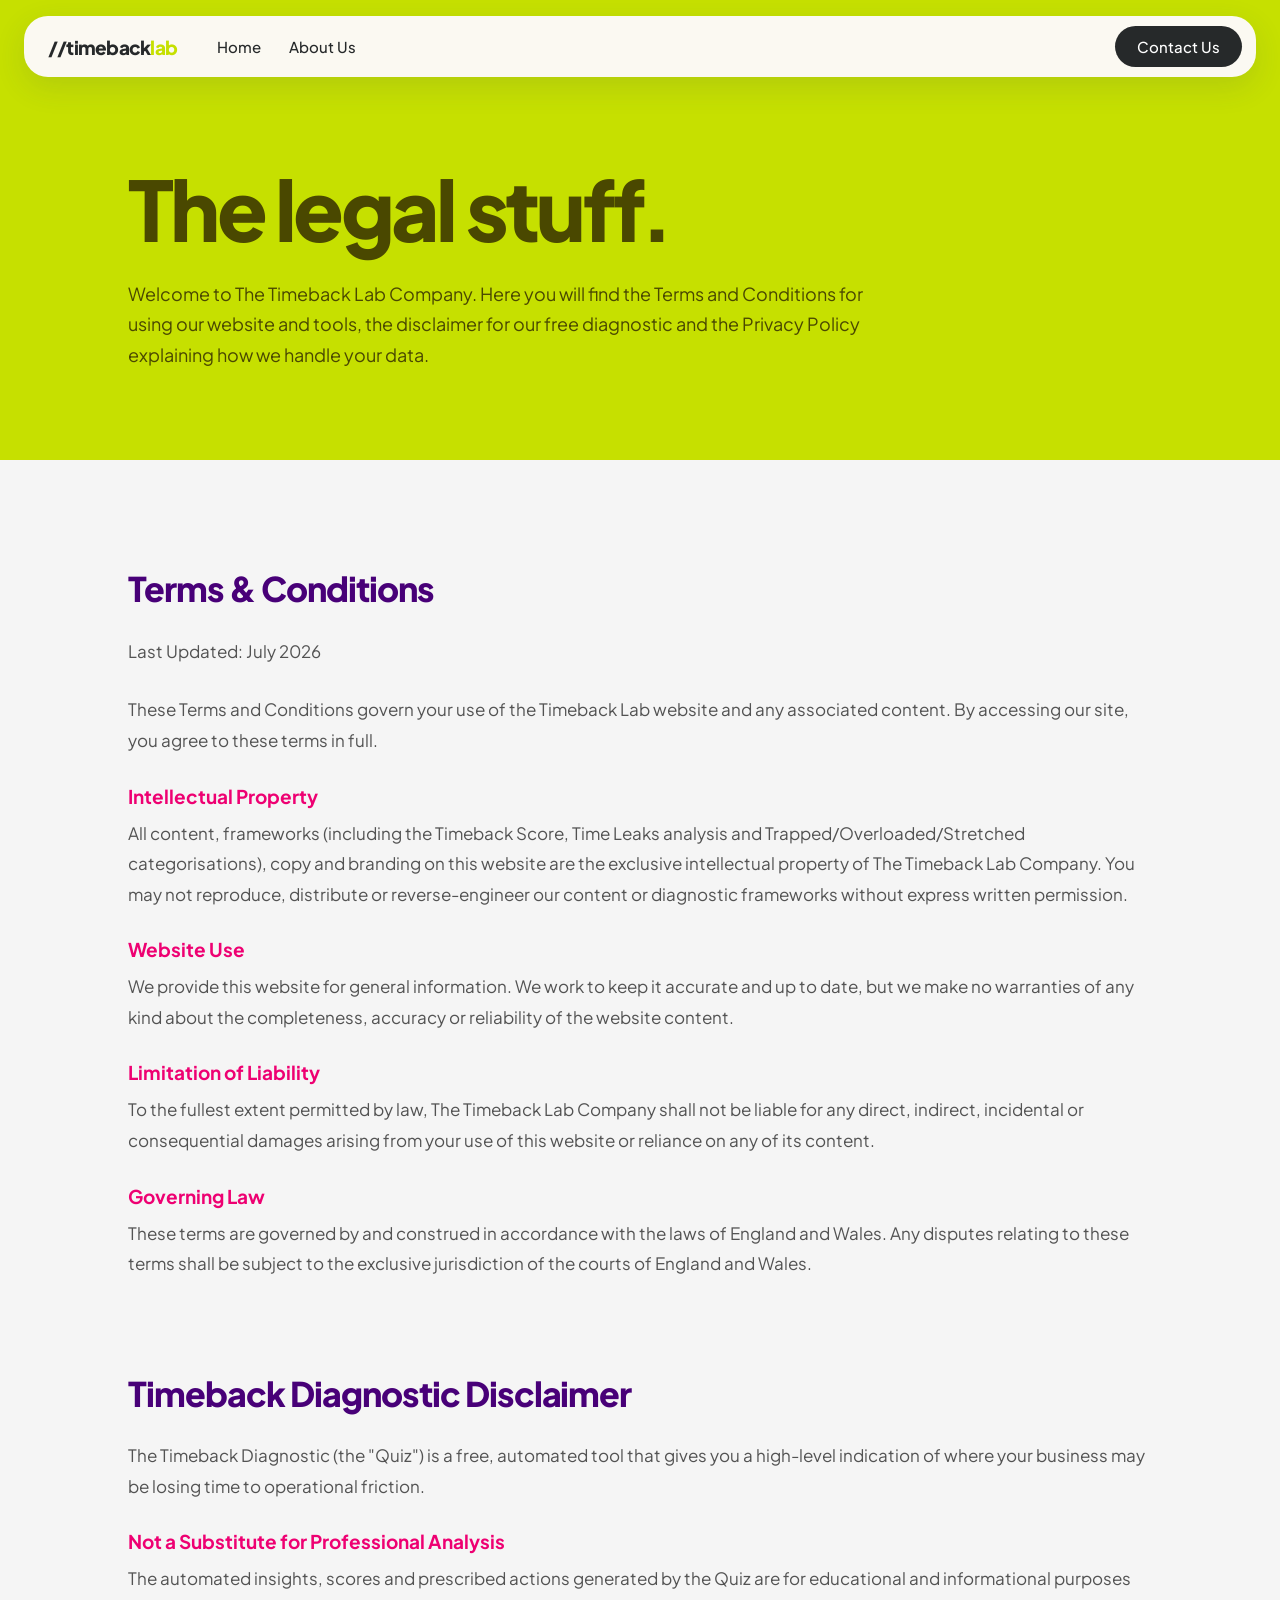
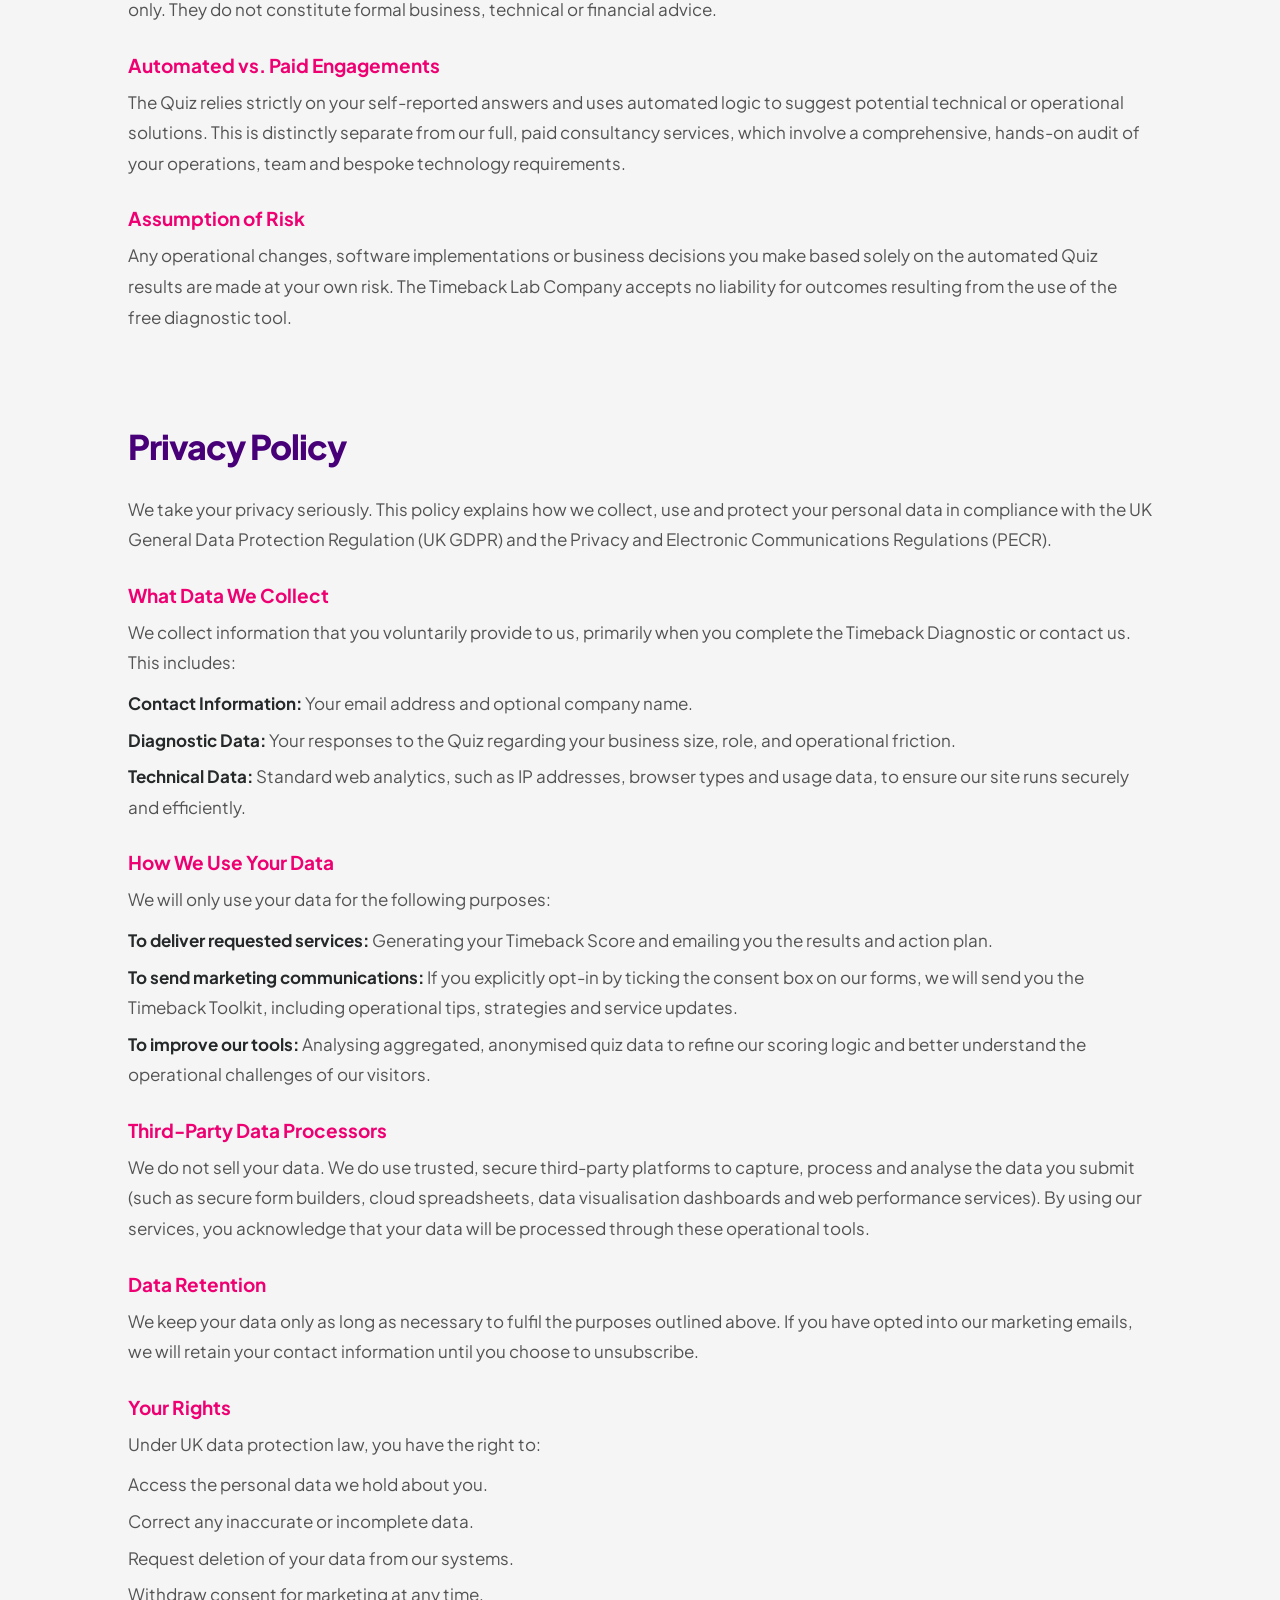
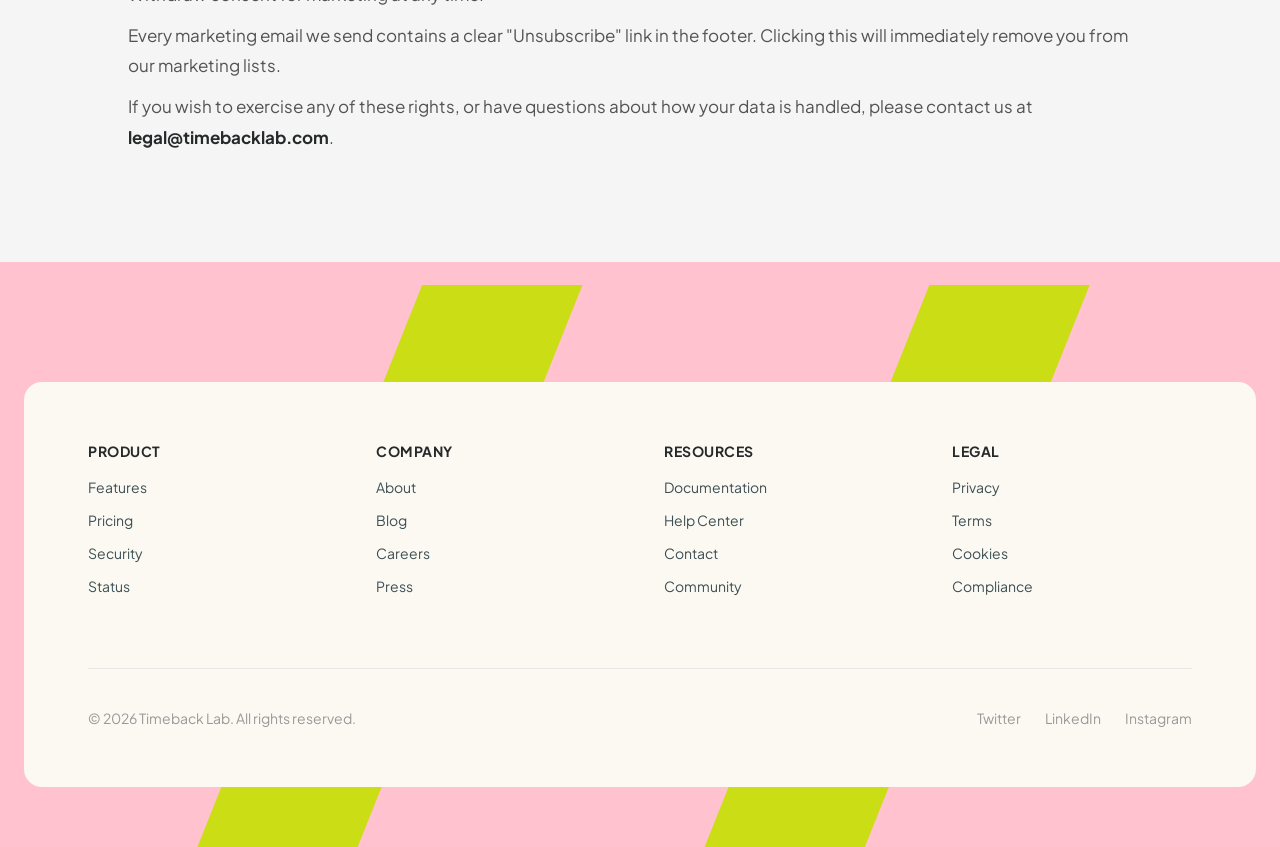
<file: legal.html>
<!DOCTYPE html>
<html lang="en">
<head>
<meta charset="UTF-8">
<meta name="viewport" content="width=device-width, initial-scale=1.0">
<title>Legal, Privacy &amp; Terms | Timeback Lab</title>
<link rel="icon" type="image/svg+xml" href="favicon.svg">
<link rel="preconnect" href="https://fonts.googleapis.com">
<link rel="preconnect" href="https://fonts.gstatic.com" crossorigin>
<link rel="stylesheet" href="https://fonts.googleapis.com/css2?family=Plus+Jakarta+Sans:ital,opsz,wght@0,6..18,300..800;1,6..18,300..800&family=JetBrains+Mono:wght@400;500;600&display=swap">
<link rel="stylesheet" href="css/style.css">
<link rel="stylesheet" href="css/legal.css">
</head>
<body>

<nav id="site-nav">
  <div class="nav-left">
    <div class="logo">
      <span class="logo-timeback">//timeback</span><span class="logo-lab">lab</span>
    </div>
    <ul class="nav-links">
      <li><a href="index.html">Home</a></li>
      <li><a href="index.html#about">About Us</a></li>
    </ul>
  </div>
  <div class="nav-right">
    <a href="#" class="contact-btn">Contact Us</a>
    <button class="nav-toggle" aria-label="Toggle menu" aria-expanded="false">
      <svg viewBox="0 0 24 24" fill="none" stroke="currentColor" stroke-width="2" stroke-linecap="round"><line x1="3" y1="6" x2="21" y2="6"></line><line x1="3" y1="12" x2="21" y2="12"></line><line x1="3" y1="18" x2="21" y2="18"></line></svg>
    </button>
  </div>
  <div class="nav-mobile-panel">
    <a href="index.html">Home</a>
    <a href="index.html#about">About Us</a>
    <a href="#" class="contact-btn">Contact Us</a>
  </div>
</nav>

<main>

  <section class="legal-hero">
    <div class="legal-hero-inner">
      <h1>The legal stuff.</h1>
      <p>Welcome to The Timeback Lab Company. Here you will find the Terms and Conditions for using our website and tools, the disclaimer for our free diagnostic and the Privacy Policy explaining how we handle your data.</p>
    </div>
  </section>

  <section class="legal-body">
    <div class="legal-body-inner">

      <div class="legal-section" id="terms">
        <h2>Terms &amp; Conditions</h2>
        <p class="legal-updated">Last Updated: July 2026</p>
        <p class="legal-lead">These Terms and Conditions govern your use of the Timeback Lab website and any associated content. By accessing our site, you agree to these terms in full.</p>

        <div class="legal-sub">
          <h3>Intellectual Property</h3>
          <p>All content, frameworks (including the Timeback Score, Time Leaks analysis and Trapped/Overloaded/Stretched categorisations), copy and branding on this website are the exclusive intellectual property of The Timeback Lab Company. You may not reproduce, distribute or reverse-engineer our content or diagnostic frameworks without express written permission.</p>
        </div>
        <div class="legal-sub">
          <h3>Website Use</h3>
          <p>We provide this website for general information. We work to keep it accurate and up to date, but we make no warranties of any kind about the completeness, accuracy or reliability of the website content.</p>
        </div>
        <div class="legal-sub">
          <h3>Limitation of Liability</h3>
          <p>To the fullest extent permitted by law, The Timeback Lab Company shall not be liable for any direct, indirect, incidental or consequential damages arising from your use of this website or reliance on any of its content.</p>
        </div>
        <div class="legal-sub">
          <h3>Governing Law</h3>
          <p>These terms are governed by and construed in accordance with the laws of England and Wales. Any disputes relating to these terms shall be subject to the exclusive jurisdiction of the courts of England and Wales.</p>
        </div>
      </div>

      <div class="legal-section" id="diagnostic-disclaimer">
        <h2>Timeback Diagnostic Disclaimer</h2>
        <p class="legal-lead">The Timeback Diagnostic (the &quot;Quiz&quot;) is a free, automated tool that gives you a high-level indication of where your business may be losing time to operational friction.</p>

        <div class="legal-sub">
          <h3>Not a Substitute for Professional Analysis</h3>
          <p>The automated insights, scores and prescribed actions generated by the Quiz are for educational and informational purposes only. They do not constitute formal business, technical or financial advice.</p>
        </div>
        <div class="legal-sub">
          <h3>Automated vs. Paid Engagements</h3>
          <p>The Quiz relies strictly on your self-reported answers and uses automated logic to suggest potential technical or operational solutions. This is distinctly separate from our full, paid consultancy services, which involve a comprehensive, hands-on audit of your operations, team and bespoke technology requirements.</p>
        </div>
        <div class="legal-sub">
          <h3>Assumption of Risk</h3>
          <p>Any operational changes, software implementations or business decisions you make based solely on the automated Quiz results are made at your own risk. The Timeback Lab Company accepts no liability for outcomes resulting from the use of the free diagnostic tool.</p>
        </div>
      </div>

      <div class="legal-section" id="privacy">
        <h2>Privacy Policy</h2>
        <p class="legal-lead">We take your privacy seriously. This policy explains how we collect, use and protect your personal data in compliance with the UK General Data Protection Regulation (UK GDPR) and the Privacy and Electronic Communications Regulations (PECR).</p>

        <div class="legal-sub">
          <h3>What Data We Collect</h3>
          <p>We collect information that you voluntarily provide to us, primarily when you complete the Timeback Diagnostic or contact us. This includes:</p>
          <ul>
            <li><strong>Contact Information:</strong> Your email address and optional company name.</li>
            <li><strong>Diagnostic Data:</strong> Your responses to the Quiz regarding your business size, role, and operational friction.</li>
            <li><strong>Technical Data:</strong> Standard web analytics, such as IP addresses, browser types and usage data, to ensure our site runs securely and efficiently.</li>
          </ul>
        </div>

        <div class="legal-sub">
          <h3>How We Use Your Data</h3>
          <p>We will only use your data for the following purposes:</p>
          <ul>
            <li><strong>To deliver requested services:</strong> Generating your Timeback Score and emailing you the results and action plan.</li>
            <li><strong>To send marketing communications:</strong> If you explicitly opt-in by ticking the consent box on our forms, we will send you the Timeback Toolkit, including operational tips, strategies and service updates.</li>
            <li><strong>To improve our tools:</strong> Analysing aggregated, anonymised quiz data to refine our scoring logic and better understand the operational challenges of our visitors.</li>
          </ul>
        </div>

        <div class="legal-sub">
          <h3>Third-Party Data Processors</h3>
          <p>We do not sell your data. We do use trusted, secure third-party platforms to capture, process and analyse the data you submit (such as secure form builders, cloud spreadsheets, data visualisation dashboards and web performance services). By using our services, you acknowledge that your data will be processed through these operational tools.</p>
        </div>

        <div class="legal-sub">
          <h3>Data Retention</h3>
          <p>We keep your data only as long as necessary to fulfil the purposes outlined above. If you have opted into our marketing emails, we will retain your contact information until you choose to unsubscribe.</p>
        </div>

        <div class="legal-sub">
          <h3>Your Rights</h3>
          <p>Under UK data protection law, you have the right to:</p>
          <ul>
            <li>Access the personal data we hold about you.</li>
            <li>Correct any inaccurate or incomplete data.</li>
            <li>Request deletion of your data from our systems.</li>
            <li>Withdraw consent for marketing at any time.</li>
          </ul>
          <p>Every marketing email we send contains a clear &quot;Unsubscribe&quot; link in the footer. Clicking this will immediately remove you from our marketing lists.</p>
          <p>If you wish to exercise any of these rights, or have questions about how your data is handled, please contact us at <a href="mailto:legal@timebacklab.com">legal@timebacklab.com</a>.</p>
        </div>
      </div>

    </div>
  </section>

</main>

<footer>
  <div class="footer-slash" aria-hidden="true">//</div>
  <div class="footer-card">
    <div class="footer-content">
      <div class="footer-section">
        <h3>Product</h3>
        <ul>
          <li><a href="#">Features</a></li>
          <li><a href="#">Pricing</a></li>
          <li><a href="#">Security</a></li>
          <li><a href="#">Status</a></li>
        </ul>
      </div>
      <div class="footer-section">
        <h3>Company</h3>
        <ul>
          <li><a href="index.html#about">About</a></li>
          <li><a href="#">Blog</a></li>
          <li><a href="#">Careers</a></li>
          <li><a href="#">Press</a></li>
        </ul>
      </div>
      <div class="footer-section">
        <h3>Resources</h3>
        <ul>
          <li><a href="#">Documentation</a></li>
          <li><a href="#">Help Center</a></li>
          <li><a href="#">Contact</a></li>
          <li><a href="#">Community</a></li>
        </ul>
      </div>
      <div class="footer-section">
        <h3>Legal</h3>
        <ul>
          <li><a href="legal.html#privacy">Privacy</a></li>
          <li><a href="legal.html#terms">Terms</a></li>
          <li><a href="#">Cookies</a></li>
          <li><a href="#">Compliance</a></li>
        </ul>
      </div>
    </div>
    <div class="footer-bottom">
      <span>&copy; 2026 Timeback Lab. All rights reserved.</span>
      <div class="footer-social">
        <a href="#">Twitter</a>
        <a href="#">LinkedIn</a>
        <a href="#">Instagram</a>
      </div>
    </div>
  </div>
</footer>

<script src="js/main.js"></script>
</body>
</html>
</file>
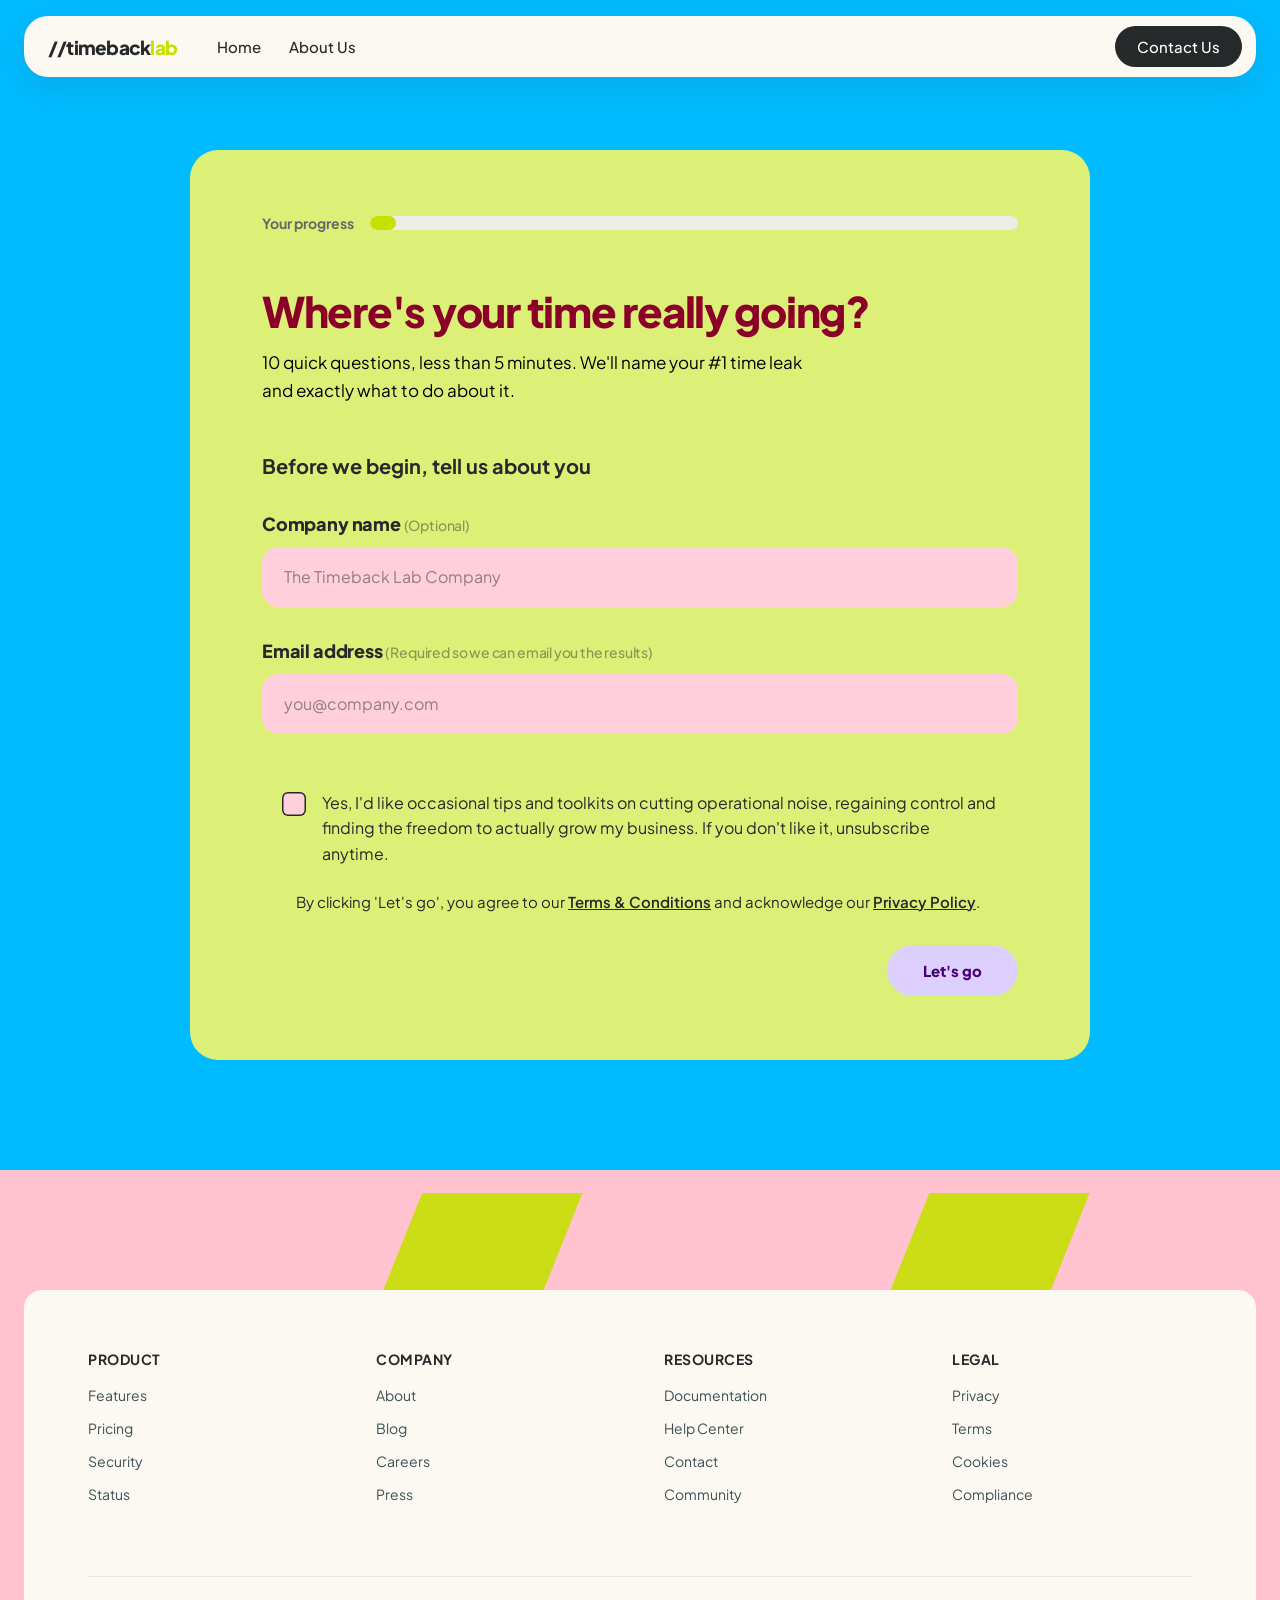
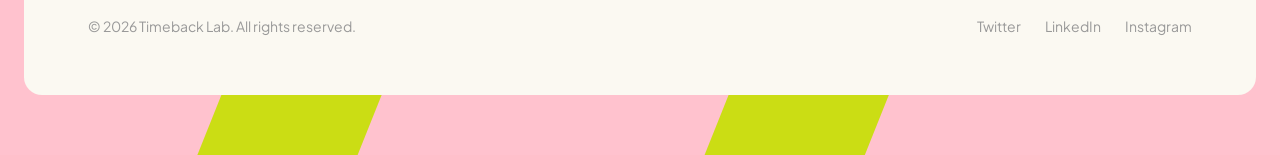
<file: quiz.html>
<!DOCTYPE html>
<html lang="en">
<head>
<meta charset="UTF-8">
<meta name="viewport" content="width=device-width, initial-scale=1.0">
<title>Timeback Score Quiz | Timeback Lab</title>
<link rel="icon" type="image/svg+xml" href="favicon.svg">
<link rel="preconnect" href="https://fonts.googleapis.com">
<link rel="preconnect" href="https://fonts.gstatic.com" crossorigin>
<link rel="stylesheet" href="https://fonts.googleapis.com/css2?family=Plus+Jakarta+Sans:ital,opsz,wght@0,6..18,300..800;1,6..18,300..800&family=JetBrains+Mono:wght@400;500;600&display=swap">
<link rel="stylesheet" href="css/style.css">
<link rel="stylesheet" href="css/quiz.css">
</head>
<body class="quiz-body">

<nav id="site-nav">
  <div class="nav-left">
    <div class="logo">
      <span class="logo-timeback">//timeback</span><span class="logo-lab">lab</span>
    </div>
    <ul class="nav-links">
      <li><a href="index.html">Home</a></li>
      <li><a href="index.html#about">About Us</a></li>
    </ul>
  </div>
  <div class="nav-right">
    <a href="#" class="contact-btn">Contact Us</a>
    <button class="nav-toggle" aria-label="Toggle menu" aria-expanded="false">
      <svg viewBox="0 0 24 24" fill="none" stroke="currentColor" stroke-width="2" stroke-linecap="round"><line x1="3" y1="6" x2="21" y2="6"></line><line x1="3" y1="12" x2="21" y2="12"></line><line x1="3" y1="18" x2="21" y2="18"></line></svg>
    </button>
  </div>
  <div class="nav-mobile-panel">
    <a href="index.html">Home</a>
    <a href="index.html#about">About Us</a>
    <a href="#" class="contact-btn">Contact Us</a>
  </div>
</nav>

<main id="quiz-root"></main>

<footer>
  <div class="footer-slash" aria-hidden="true">//</div>
  <div class="footer-card">
    <div class="footer-content">
      <div class="footer-section">
        <h3>Product</h3>
        <ul>
          <li><a href="#">Features</a></li>
          <li><a href="#">Pricing</a></li>
          <li><a href="#">Security</a></li>
          <li><a href="#">Status</a></li>
        </ul>
      </div>
      <div class="footer-section">
        <h3>Company</h3>
        <ul>
          <li><a href="index.html#about">About</a></li>
          <li><a href="#">Blog</a></li>
          <li><a href="#">Careers</a></li>
          <li><a href="#">Press</a></li>
        </ul>
      </div>
      <div class="footer-section">
        <h3>Resources</h3>
        <ul>
          <li><a href="#">Documentation</a></li>
          <li><a href="#">Help Center</a></li>
          <li><a href="#">Contact</a></li>
          <li><a href="#">Community</a></li>
        </ul>
      </div>
      <div class="footer-section">
        <h3>Legal</h3>
        <ul>
          <li><a href="legal.html#privacy">Privacy</a></li>
          <li><a href="legal.html#terms">Terms</a></li>
          <li><a href="#">Cookies</a></li>
          <li><a href="#">Compliance</a></li>
        </ul>
      </div>
    </div>
    <div class="footer-bottom">
      <span>&copy; 2026 Timeback Lab. All rights reserved.</span>
      <div class="footer-social">
        <a href="#">Twitter</a>
        <a href="#">LinkedIn</a>
        <a href="#">Instagram</a>
      </div>
    </div>
  </div>
</footer>

<script src="js/main.js"></script>
<script src="js/quiz.js"></script>
</body>
</html>
</file>
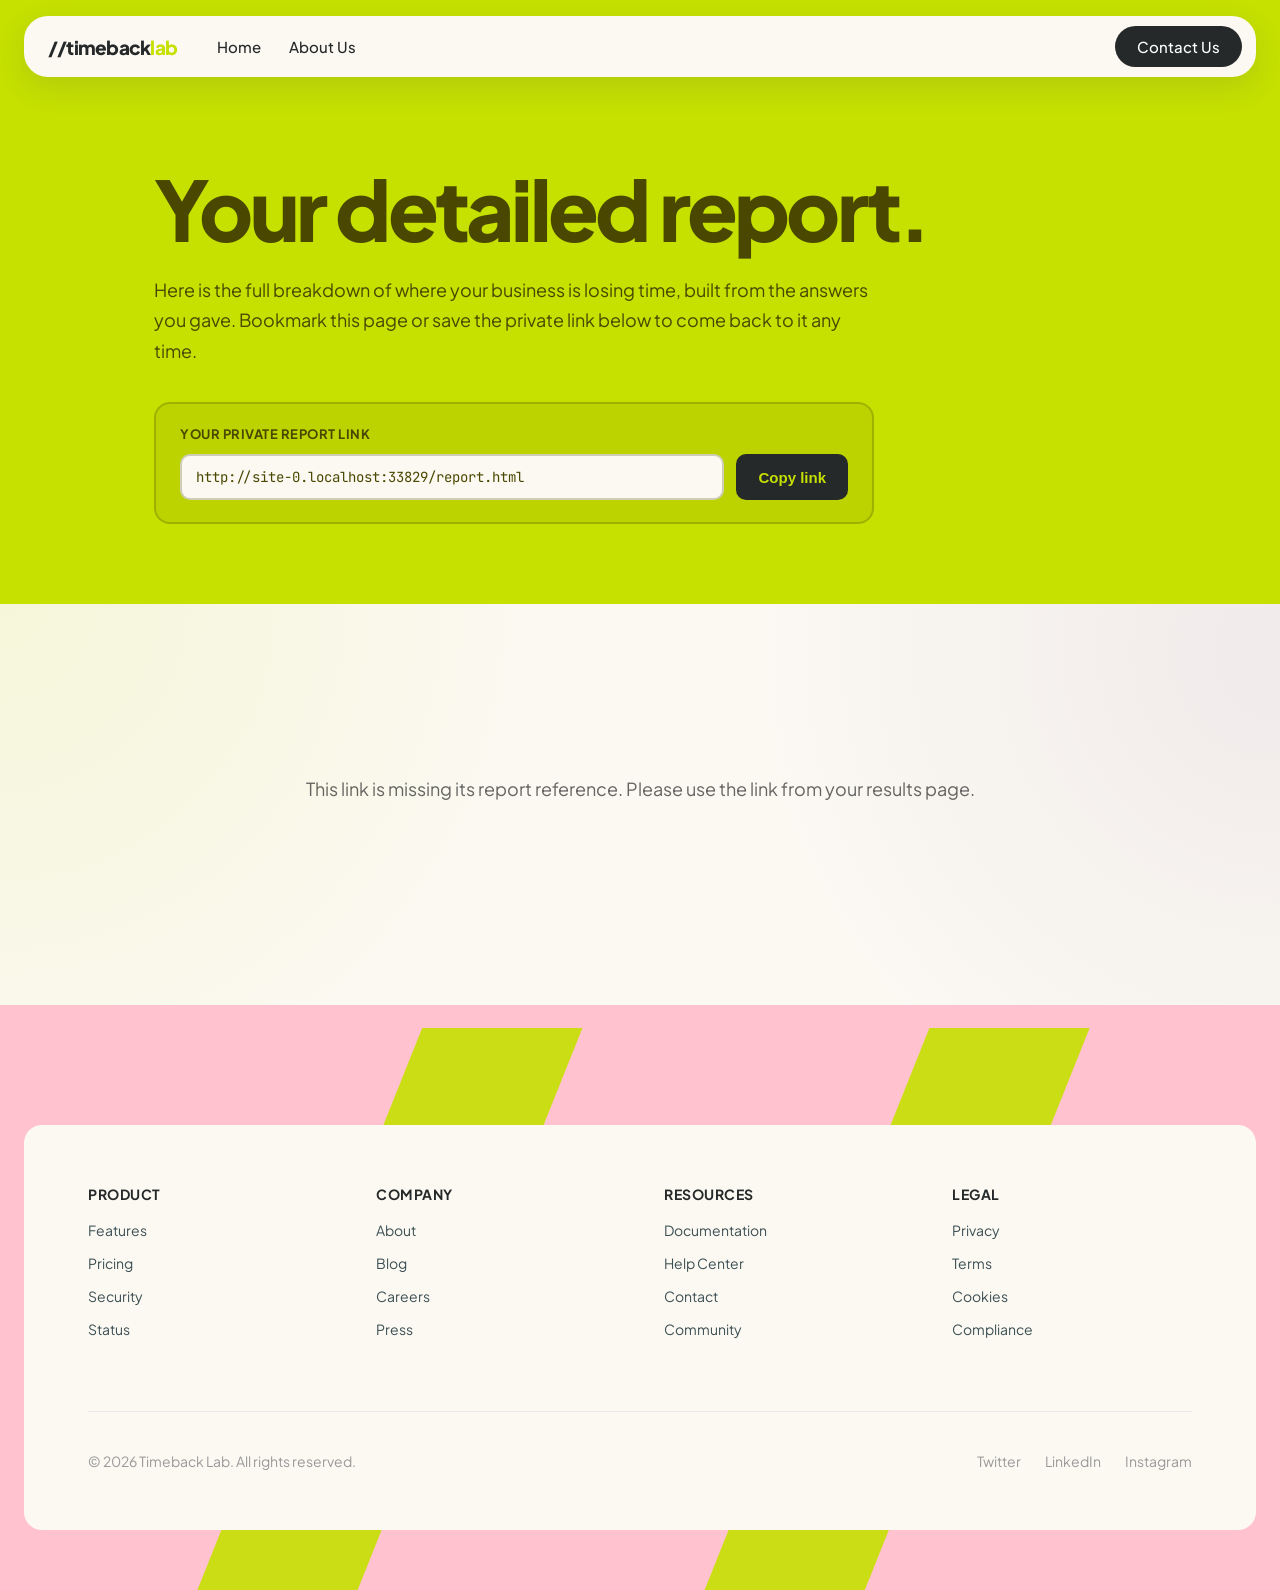
<file: report.html>
<!DOCTYPE html>
<html lang="en">
<head>
<meta charset="UTF-8">
<meta name="viewport" content="width=device-width, initial-scale=1.0">
<meta name="robots" content="noindex">
<title>Your Timeback Report | Timeback Lab</title>
<link rel="icon" type="image/svg+xml" href="favicon.svg">
<link rel="preconnect" href="https://fonts.googleapis.com">
<link rel="preconnect" href="https://fonts.gstatic.com" crossorigin>
<link rel="stylesheet" href="https://fonts.googleapis.com/css2?family=Plus+Jakarta+Sans:ital,opsz,wght@0,6..18,300..800;1,6..18,300..800&family=JetBrains+Mono:wght@400;500;600&display=swap">
<link rel="stylesheet" href="css/style.css">
<link rel="stylesheet" href="css/report.css">
</head>
<body>

<nav id="site-nav">
  <div class="nav-left">
    <div class="logo">
      <span class="logo-timeback">//timeback</span><span class="logo-lab">lab</span>
    </div>
    <ul class="nav-links">
      <li><a href="index.html">Home</a></li>
      <li><a href="index.html#about">About Us</a></li>
    </ul>
  </div>
  <div class="nav-right">
    <a href="#" class="contact-btn">Contact Us</a>
    <button class="nav-toggle" aria-label="Toggle menu" aria-expanded="false">
      <svg viewBox="0 0 24 24" fill="none" stroke="currentColor" stroke-width="2" stroke-linecap="round"><line x1="3" y1="6" x2="21" y2="6"></line><line x1="3" y1="12" x2="21" y2="12"></line><line x1="3" y1="18" x2="21" y2="18"></line></svg>
    </button>
  </div>
  <div class="nav-mobile-panel">
    <a href="index.html">Home</a>
    <a href="index.html#about">About Us</a>
    <a href="#" class="contact-btn">Contact Us</a>
  </div>
</nav>

<main>

  <section class="report-hero">
    <div class="report-hero-inner">
      <h1>Your detailed report.</h1>
      <p>Here is the full breakdown of where your business is losing time, built from the answers you gave. Bookmark this page or save the private link below to come back to it any time.</p>
      <div class="magic-link">
        <div class="magic-link-label">Your private report link</div>
        <div class="magic-link-row">
          <input type="text" id="magic-link-input" class="magic-link-input" readonly>
          <button type="button" id="magic-link-copy" class="magic-link-copy">Copy link</button>
        </div>
      </div>
    </div>
  </section>

  <section class="report-body">
    <div class="report-body-inner" id="report-root">
      <div class="report-state">Loading your report…</div>
    </div>
  </section>

</main>

<footer>
  <div class="footer-slash" aria-hidden="true">//</div>
  <div class="footer-card">
    <div class="footer-content">
      <div class="footer-section">
        <h3>Product</h3>
        <ul>
          <li><a href="#">Features</a></li>
          <li><a href="#">Pricing</a></li>
          <li><a href="#">Security</a></li>
          <li><a href="#">Status</a></li>
        </ul>
      </div>
      <div class="footer-section">
        <h3>Company</h3>
        <ul>
          <li><a href="index.html#about">About</a></li>
          <li><a href="#">Blog</a></li>
          <li><a href="#">Careers</a></li>
          <li><a href="#">Press</a></li>
        </ul>
      </div>
      <div class="footer-section">
        <h3>Resources</h3>
        <ul>
          <li><a href="#">Documentation</a></li>
          <li><a href="#">Help Center</a></li>
          <li><a href="#">Contact</a></li>
          <li><a href="#">Community</a></li>
        </ul>
      </div>
      <div class="footer-section">
        <h3>Legal</h3>
        <ul>
          <li><a href="legal.html#privacy">Privacy</a></li>
          <li><a href="legal.html#terms">Terms</a></li>
          <li><a href="#">Cookies</a></li>
          <li><a href="#">Compliance</a></li>
        </ul>
      </div>
    </div>
    <div class="footer-bottom">
      <span>&copy; 2026 Timeback Lab. All rights reserved.</span>
      <div class="footer-social">
        <a href="#">Twitter</a>
        <a href="#">LinkedIn</a>
        <a href="#">Instagram</a>
      </div>
    </div>
  </div>
</footer>

<script src="js/main.js"></script>
<script src="js/report.js"></script>
</body>
</html>
</file>
<file: css/style.css>
/* ============================================
   timebacklab — Homepage
   ============================================ */

* {
  margin: 0;
  padding: 0;
  box-sizing: border-box;
}

html {
  scroll-behavior: smooth;
}

body {
  font-family: 'Plus Jakarta Sans', sans-serif;
  overflow-x: hidden;
  color: #26292A;
}

img {
  max-width: 100%;
  display: block;
}

a {
  text-decoration: none;
}

/* ============================================
   NAV
   ============================================ */

#site-nav {
  position: fixed;
  top: 16px;
  left: 50%;
  width: calc(100% - 48px);
  max-width: 1500px;
  z-index: 1000;
  padding: 10px 14px 10px 24px;
  background: #FBF9F2;
  border-radius: 24px;
  box-shadow: 0 10px 30px rgba(60, 79, 84, 0.14);
  display: flex;
  align-items: center;
  justify-content: space-between;
  transform: translate(-50%, 0);
  transition: transform 0.3s ease, box-shadow 0.3s ease, border-radius 0.2s ease;
}

#site-nav.hidden {
  transform: translate(-50%, calc(-100% - 28px));
}

#site-nav.scrolled {
  box-shadow: 0 14px 34px rgba(60, 79, 84, 0.18);
}

#site-nav.menu-open {
  border-radius: 22px;
}

.nav-left {
  display: flex;
  align-items: center;
  gap: 40px;
}

.logo {
  font-size: 19px;
  font-weight: 800;
  letter-spacing: -0.04em;
  white-space: nowrap;
}

.logo-timeback {
  color: #26292A;
}

.logo-lab {
  color: #C6E000;
}

.nav-links {
  display: flex;
  gap: 28px;
  list-style: none;
}

.nav-links a {
  color: #26292A;
  font-size: 15px;
  font-weight: 500;
  transition: color 0.15s ease;
}

.nav-links a:hover {
  color: #946B3F;
}

.nav-right {
  display: flex;
  align-items: center;
  gap: 16px;
}

.contact-btn {
  display: inline-flex;
  align-items: center;
  justify-content: center;
  background: #26292A;
  color: white;
  border: none;
  padding: 11px 22px;
  border-radius: 999px;
  font-size: 15px;
  font-weight: 500;
  cursor: pointer;
  transition: all 0.15s ease;
  white-space: nowrap;
}

.contact-btn:hover {
  transform: translateY(-1px);
  box-shadow: 0 6px 18px rgba(60, 79, 84, 0.18);
}

.nav-toggle {
  display: none;
  background: none;
  border: none;
  cursor: pointer;
  padding: 6px;
  color: #26292A;
}

.nav-toggle svg {
  width: 24px;
  height: 24px;
}

.nav-mobile-panel {
  display: none;
}

/* ============================================
   SHARED SECTION LAYOUT
   ============================================ */

main {
  margin-top: 0;
}

.sec {
  width: 100%;
  padding: 110px 0;
}

.sec-volt { background: #C6E000; }
.sec-yellow { background: #FFD400; }
.sec-maroon { background: #780016; }

.sec-inner {
  display: grid;
  grid-template-columns: 1fr 1fr;
  align-items: center;
  gap: 80px;
  max-width: 1500px;
  margin: 0 auto;
  padding: 0 64px;
}

.sec-content {
  max-width: 680px;
}

.sec-content h2,
.problem-copy h2,
.lab-heading h2 {
  font-size: clamp(40px, 6.5vw, 88px);
  font-weight: 800;
  line-height: 0.92;
  letter-spacing: -0.045em;
  margin-bottom: 32px;
}

.sec-content p,
.problem-copy p {
  font-size: 18px;
  line-height: 1.7;
  font-weight: 400;
}

.cta-row {
  display: flex;
  gap: 16px;
  margin-top: 40px;
  flex-wrap: wrap;
  align-items: center;
}

.cta-row-center {
  justify-content: center;
  margin-top: 56px;
}

.btn {
  display: inline-flex;
  align-items: center;
  justify-content: center;
  font-size: 16px;
  font-weight: 700;
  padding: 16px 28px;
  text-decoration: none;
  transition: transform 0.15s ease, box-shadow 0.15s ease;
}

.btn:hover {
  transform: translateY(-2px);
}

.btn-square {
  border-radius: 12px;
}

.btn-pill {
  border-radius: 999px;
  padding: 16px 32px;
}

/* ============================================
   MARQUEE (Section 01)
   ============================================ */

.marquee-container {
  width: 100%;
  aspect-ratio: 1;
  overflow: hidden;
  border-radius: 12px;
}

.marquee-track {
  display: flex;
  flex-direction: column;
  gap: 24px;
  padding: 12px;
  height: fit-content;
}

.marquee-item {
  flex-shrink: 0;
  width: 100%;
  aspect-ratio: 1;
  border-radius: 32px;
  overflow: hidden;
}

.marquee-item img {
  width: 100%;
  height: 100%;
  object-fit: cover;
}

/* ============================================
   PROBLEM SECTION (Section 02)
   ============================================ */

.sec-problem {
  background: #480078;
  padding: 80px 64px;
}

.problem-inner {
  display: grid;
  grid-template-columns: 1fr 1fr;
  gap: 80px;
  align-items: center;
  max-width: 1600px;
  margin: 0 auto;
}

.problem-copy h2 {
  color: #C8B4EE;
}

.problem-copy p {
  color: #C8B4EE;
  line-height: 1.8;
}

.problem-cards {
  display: flex;
  gap: 28px;
  align-items: flex-start;
}

.card-stat {
  background: #FF4081;
  border-radius: 28px;
  padding: 28px 22px;
  color: white;
  box-shadow: 0 12px 32px rgba(0,0,0,0.2);
  flex: 0 0 280px;
  width: 280px;
  height: 280px;
  display: flex;
  flex-direction: column;
  justify-content: flex-start;
}

.card-stat-number {
  font-size: 88px;
  font-weight: 900;
  color: #780016;
  line-height: 0.9;
  margin-bottom: 16px;
}

.card-stat-label {
  font-size: 19px;
  font-weight: 600;
  color: white;
  line-height: 1.3;
}

.card-eaters {
  background: #C87DFF;
  border-radius: 28px;
  padding: 28px;
  color: white;
  box-shadow: 0 12px 32px rgba(0,0,0,0.2);
  flex: 1.35;
  display: flex;
  flex-direction: column;
  justify-content: flex-start;
  min-height: 230px;
  margin-top: 56px;
  position: relative;
  overflow: hidden;
}

.card-eaters-title {
  font-size: 26px;
  font-weight: 800;
  color: white;
  line-height: 1.1;
  margin-bottom: 24px;
}

.eaters-list {
  display: flex;
  flex-direction: column;
  gap: 14px;
  margin-bottom: auto;
}

.eater-item {
  display: flex;
  align-items: center;
  gap: 14px;
  font-size: 16px;
  font-weight: 600;
  color: white;
}

.eater-icon {
  flex: 0 0 36px;
  width: 36px;
  height: 36px;
  border-radius: 10px;
  background: rgba(255,255,255,0.18);
  display: flex;
  align-items: center;
  justify-content: center;
}

.time-monster {
  width: calc(100% + 80px);
  margin: 18px -40px -40px -40px;
}

/* ============================================
   FRICTION / COLLAGE (Section 03)
   ============================================ */

.collage-wrap {
  width: 100%;
}

/* ============================================
   TIMEBACK LAB (Section 04)
   ============================================ */

.sec-lab {
  background: #00BBFF;
  padding: 110px 0;
}

.lab-inner {
  max-width: 1500px;
  margin: 0 auto;
  padding: 0 64px;
}

.lab-heading {
  margin-bottom: 64px;
  text-align: center;
}

.lab-heading h2 {
  color: #C6E000;
  margin-bottom: 24px;
}

.lab-heading p {
  font-size: 18px;
  line-height: 1.7;
  color: #ffffff;
  max-width: 900px;
  margin: 0 auto;
}

.lab-cards {
  display: grid;
  grid-template-columns: repeat(3, 1fr);
  gap: 28px;
}

.lab-card {
  background: #DD004C;
  border-radius: 18px;
  padding: 44px 40px;
}

.lab-icon {
  width: 52px;
  height: 52px;
  border-radius: 50%;
  background: #FFC2CE;
  display: flex;
  align-items: center;
  justify-content: center;
  margin-bottom: 28px;
}

.lab-card h3 {
  font-size: 32px;
  font-weight: 800;
  letter-spacing: -0.03em;
  line-height: 1.0;
  color: #FFC2CE;
  margin-bottom: 20px;
}

.lab-card p {
  font-size: 16px;
  line-height: 1.75;
  color: rgba(255,255,255,0.85);
}

/* ============================================
   FINAL CTA (Section 05)
   ============================================ */

.sec-maroon {
  padding: 110px 0;
}

.maroon-inner {
  max-width: 1500px;
  margin: 0 auto;
  padding: 0 64px;
  display: flex;
  align-items: center;
  justify-content: space-between;
  gap: 48px;
}

.sec-maroon .sec-content {
  flex: 1 1 0;
  min-width: 0;
}

.cupcake-wrap {
  flex: 0 0 250px;
  display: flex;
  align-items: flex-end;
  justify-content: center;
}

.cupcake-wrap img {
  width: 249px;
  height: auto;
}

/* ============================================
   FOOTER
   ============================================ */

footer {
  background: #ffc2ce;
  padding: 120px 24px 60px;
  position: relative;
  overflow: hidden;
}

.footer-slash {
  position: absolute;
  top: -0.18em;
  right: calc(50% - 450px);
  font-size: 110vh;
  font-weight: 900;
  color: #C6E000;
  line-height: 1;
  pointer-events: none;
  z-index: 0;
  white-space: nowrap;
  user-select: none;
  letter-spacing: -0.02em;
  opacity: 0.9;
}

.footer-card {
  background: #FBF9F2;
  border-radius: 18px;
  max-width: 1500px;
  margin: 0 auto;
  padding: 60px 64px;
  position: relative;
  z-index: 1;
}

.footer-content {
  display: grid;
  grid-template-columns: repeat(4, 1fr);
  gap: 48px;
}

.footer-section h3 {
  font-size: 14px;
  font-weight: 700;
  color: #26292A;
  margin-bottom: 16px;
  text-transform: uppercase;
  letter-spacing: 0.5px;
}

.footer-section ul {
  list-style: none;
}

.footer-section ul li {
  margin-bottom: 12px;
}

.footer-section a {
  color: #3C4F54;
  font-size: 14px;
  transition: color 0.15s ease;
}

.footer-section a:hover {
  color: #946B3F;
}

.footer-bottom {
  max-width: 1500px;
  margin: 60px auto 0;
  padding-top: 40px;
  border-top: 1px solid #E8E8E8;
  display: flex;
  justify-content: space-between;
  align-items: center;
  font-size: 14px;
  color: #999;
  flex-wrap: wrap;
  gap: 16px;
}

.footer-social {
  display: flex;
  gap: 24px;
}

.footer-social a {
  color: #999;
}

/* ============================================
   RESPONSIVE — TABLET (≤980px)
   ============================================ */

@media (max-width: 980px) {
  .sec-inner,
  .problem-inner {
    grid-template-columns: 1fr;
    gap: 48px;
    padding: 0 32px;
  }

  .sec {
    padding: 80px 0;
  }

  .sec-problem {
    padding: 64px 32px;
  }

  .sec-content,
  .problem-copy {
    max-width: 100%;
  }

  .problem-cards {
    order: 2;
  }

  .problem-copy {
    order: 1;
  }

  .lab-inner {
    padding: 0 32px;
  }

  .lab-cards {
    grid-template-columns: 1fr 1fr;
  }

  .sec-lab {
    padding: 80px 0;
  }

  .maroon-inner {
    padding: 0 32px;
    flex-wrap: wrap;
  }

  footer {
    padding: 96px 24px 48px;
  }

  .footer-card {
    padding: 48px 36px;
  }

  .footer-content {
    grid-template-columns: 1fr 1fr;
    gap: 36px 24px;
  }
}

/* ============================================
   RESPONSIVE — MOBILE (≤640px)
   ============================================ */

@media (max-width: 640px) {
  #site-nav {
    top: 12px;
    width: calc(100% - 32px);
    padding: 10px 12px 10px 18px;
    border-radius: 22px;
    flex-wrap: wrap;
  }

  .nav-left {
    gap: 0;
  }

  .nav-links {
    display: none;
  }

  .nav-right .contact-btn {
    display: none;
  }

  .nav-toggle {
    display: flex;
  }

  #site-nav.menu-open .nav-mobile-panel {
    display: flex;
  }

  .nav-mobile-panel {
    flex-direction: column;
    width: 100%;
    gap: 4px;
    padding-top: 16px;
    margin-top: 10px;
    border-top: 1px solid rgba(38,41,42,0.1);
  }

  .nav-mobile-panel a {
    color: #26292A;
    font-size: 16px;
    font-weight: 500;
    padding: 10px 4px;
  }

  .nav-mobile-panel .contact-btn {
    margin-top: 8px;
    width: 100%;
    text-align: center;
  }

  .sec {
    padding: 64px 0;
  }

  .sec-volt {
    padding-top: 116px;
  }

  .sec-inner,
  .problem-inner {
    padding: 0 20px;
    gap: 36px;
  }

  .sec-content h2,
  .problem-copy h2,
  .lab-heading h2 {
    font-size: clamp(34px, 11vw, 48px);
    margin-bottom: 20px;
  }

  .sec-content p,
  .problem-copy p {
    font-size: 16px;
    line-height: 1.6;
  }

  .cta-row {
    margin-top: 28px;
    gap: 12px;
  }

  .btn {
    font-size: 15px;
    padding: 14px 22px;
    width: 100%;
  }

  .cta-row {
    flex-direction: column;
    align-items: stretch;
  }

  .marquee-item {
    border-radius: 20px;
  }

  .sec-problem {
    padding: 56px 20px;
  }

  .problem-cards {
    flex-direction: column;
    gap: 16px;
  }

  .card-stat {
    width: 100%;
    flex: 1 1 auto;
    height: auto;
    padding: 24px 22px;
  }

  .card-stat-number {
    font-size: 64px;
  }

  .card-eaters {
    margin-top: 0;
    width: 100%;
  }

  .time-monster {
    width: calc(100% + 56px);
    margin: 18px -28px -28px -28px;
  }

  .lab-cards {
    grid-template-columns: 1fr;
  }

  .lab-card {
    padding: 32px 28px;
  }

  .lab-card h3 {
    font-size: 28px;
  }

  .sec-lab {
    padding: 56px 0;
  }

  .lab-inner {
    padding: 0 20px;
  }

  .lab-heading {
    margin-bottom: 40px;
  }

  .cta-row-center {
    margin-top: 36px;
  }

  .sec-maroon {
    padding: 56px 0;
  }

  .maroon-inner {
    padding: 0 20px;
    flex-direction: column-reverse;
    text-align: center;
  }

  .maroon-inner .cta-row {
    align-items: center;
  }

  .cupcake-wrap {
    flex: 0 0 auto;
  }

  .cupcake-wrap img {
    width: 150px;
  }

  footer {
    padding: 72px 16px 40px;
  }

  .footer-card {
    padding: 36px 24px;
  }

  .footer-content {
    grid-template-columns: 1fr 1fr;
    gap: 32px 20px;
  }

  .footer-bottom {
    flex-direction: column;
    align-items: flex-start;
  }

  .footer-slash {
    font-size: 60vh;
    right: -10vw;
  }
}
</file>
<file: css/legal.css>
/* ============================================
   Legal page — hero + body
   ============================================ */

.legal-hero {
  background: #C6E000;
  padding: 170px 64px 90px;
}

.legal-hero-inner {
  max-width: 1500px;
  margin: 0 auto;
  padding: 0 64px;
}

.legal-hero h1 {
  font-size: clamp(40px, 6.5vw, 88px);
  font-weight: 800;
  line-height: 0.92;
  letter-spacing: -0.045em;
  color: #4A4800;
  margin-bottom: 32px;
}

.legal-hero p {
  font-size: 18px;
  line-height: 1.7;
  font-weight: 400;
  color: #4A4800;
  max-width: 760px;
}

.legal-body {
  background: #F5F5F5;
  padding: 110px 64px;
}

.legal-body-inner {
  max-width: 1500px;
  margin: 0 auto;
  padding: 0 64px;
  display: flex;
  flex-direction: column;
  gap: 96px;
}

.legal-section {
  display: flex;
  flex-direction: column;
  gap: 28px;
}

.legal-section h2 {
  font-size: 34px;
  font-weight: 800;
  line-height: 1.1;
  letter-spacing: -0.03em;
  color: #480078;
}

.legal-updated,
.legal-lead {
  font-size: 17px;
  line-height: 1.8;
  font-weight: 400;
  color: rgba(37, 37, 37, 0.78);
}

.legal-sub {
  display: flex;
  flex-direction: column;
  gap: 10px;
}

.legal-sub h3 {
  font-size: 19px;
  font-weight: 700;
  color: #EE0072;
}

.legal-sub p,
.legal-sub li {
  font-size: 17px;
  line-height: 1.8;
  font-weight: 400;
  color: rgba(37, 37, 37, 0.78);
}

.legal-sub strong {
  color: #26292A;
  font-weight: 700;
}

.legal-sub ul {
  list-style: none;
  display: flex;
  flex-direction: column;
  gap: 6px;
}

.legal-sub a {
  color: #26292A;
  font-weight: 700;
}

@media (max-width: 980px) {
  .legal-hero {
    padding: 150px 32px 70px;
  }
  .legal-hero-inner,
  .legal-body-inner {
    padding: 0 32px;
  }
  .legal-body {
    padding: 80px 32px;
  }
  .legal-body-inner {
    gap: 72px;
  }
}

@media (max-width: 640px) {
  .legal-hero {
    padding: 130px 20px 56px;
  }
  .legal-hero-inner,
  .legal-body-inner {
    padding: 0 20px;
  }
  .legal-body {
    padding: 60px 20px;
  }
  .legal-body-inner {
    gap: 56px;
  }
  .legal-section h2 {
    font-size: 26px;
  }
}
</file>
<file: css/quiz.css>
/* ============================================
   timebacklab — Timeback Score Quiz
   ============================================ */

body.quiz-body {
  background: #00BBFF;
}

/* ============================================
   INTRO PAGE
   ============================================ */

.intro-content {
  margin-bottom: 44px;
}

.intro-headline {
  font-size: clamp(30px, 4vw, 42px);
  font-weight: 800;
  letter-spacing: -0.03em;
  line-height: 1.08;
  color: #8A0028;
  margin-bottom: 16px;
}

.intro-subtext {
  font-size: 17px;
  line-height: 1.6;
  color: #000000;
  max-width: 560px;
  margin-bottom: 44px;
}

.intro-form {
  margin-top: 48px;
}

.intro-form-label {
  font-size: 20px;
  font-weight: 700;
  line-height: 1.4;
  color: #26292A;
  margin-bottom: 32px;
}

.intro-form-fields {
  display: flex;
  flex-direction: column;
  gap: 32px;
  margin-bottom: 56px;
}

.form-field {
  display: flex;
  flex-direction: column;
  gap: 12px;
}

.form-label {
  font-size: 18px;
  font-weight: 800;
  letter-spacing: -0.01em;
  color: #26292A;
}

.form-label-tag {
  font-size: 14px;
  font-weight: 500;
  color: rgba(38, 41, 42, 0.45);
}

.form-input {
  font-size: 16px;
  line-height: 1.5;
  padding: 16px 20px;
  border-radius: 16px;
  background: #FFD0DC;
  border: 2px solid transparent;
  color: #26292A;
  font-family: inherit;
  transition: border-color 0.15s ease, box-shadow 0.15s ease;
}

.form-input::placeholder {
  color: rgba(38, 41, 42, 0.5);
}

.form-input:focus {
  outline: none;
  border-color: #EE0072;
  box-shadow: 6px 6px 0 #000000;
}

.form-input.error {
  border-color: #EE0072;
  box-shadow: 6px 6px 0 #EE0072;
}

.form-error {
  font-size: 13px;
  font-weight: 700;
  color: #CC0024;
  padding-left: 20px;
}

.intro-button-row {
  display: flex;
  justify-content: flex-end;
  align-items: center;
  gap: 16px;
}

.disclaimer-link {
  font-family: 'JetBrains Mono', monospace;
  font-size: 12px;
  font-weight: 600;
  color: #26292A;
  background: #CCCCCC;
  padding: 14px 20px;
  border-radius: 12px;
  text-decoration: none;
  transition: box-shadow 0.15s ease;
}

.disclaimer-link:hover {
  box-shadow: 6px 6px 0 #EE0072;
}

.cta-button {
  background: #480078;
  color: #DDD0FF;
  border: none;
  padding: 16px 36px;
  border-radius: 999px;
  font-size: 15px;
  font-weight: 800;
  cursor: pointer;
  font-family: inherit;
  transition: all 0.15s ease;
}

.cta-button:hover:not([disabled]) {
  transform: translateY(-2px);
}

.cta-button[disabled] {
  background: #DDD0FF;
  color: #480078;
  cursor: not-allowed;
}

/* Marketing opt-in checkbox */
.marketing-checkbox-block {
  padding: 0 20px;
  margin-bottom: 24px;
}

.checkbox-row {
  background: none;
  border: none;
  padding: 0;
  cursor: pointer;
  display: flex;
  gap: 16px;
  align-items: flex-start;
  font-family: inherit;
  text-align: left;
}

.checkbox-box {
  flex-shrink: 0;
  width: 24px;
  height: 24px;
  margin-top: 2px;
  border-radius: 6px;
  transition: box-shadow 0.15s ease;
}

.checkbox-box.checked {
  box-shadow: 6px 6px 0 #000000;
}

.checkbox-label {
  font-size: 16px;
  line-height: 1.6;
  color: #26292A;
  cursor: pointer;
}

/* Consent text */
.consent-text {
  padding-left: 34px;
  font-size: 15px;
  line-height: 1.5;
  color: #26292A;
  margin-bottom: -12px;
}

.consent-link {
  color: #26292A;
  text-decoration: underline;
  font-weight: 600;
}

/* ============================================
   QUIZ STAGE
   ============================================ */

.quiz-stage {
  min-height: 100vh;
  display: flex;
  align-items: flex-start;
  justify-content: center;
  padding: 150px 64px 110px;
}

.quiz-card {
  width: 100%;
  max-width: 900px;
  background: #DCF078;
  border-radius: 28px;
  padding: 64px 72px;
}

.quiz-progress-row {
  display: flex;
  align-items: center;
  gap: 16px;
  margin-bottom: 56px;
}

.quiz-progress-label {
  font-size: 14px;
  font-weight: 700;
  color: #666666;
  white-space: nowrap;
}

.quiz-progress-track {
  flex: 1;
  height: 14px;
  background: #EDEDE6;
  border-radius: 999px;
  overflow: hidden;
}

.quiz-progress-fill {
  height: 100%;
  background: #C6E000;
  border-radius: 999px;
  transition: width 0.3s ease;
}

.quiz-card h1 {
  font-size: clamp(28px, 4vw, 42px);
  font-weight: 800;
  letter-spacing: -0.03em;
  line-height: 1.08;
  color: #8A0028;
  margin-bottom: 16px;
}

.quiz-card > div > p {
  font-size: 17px;
  line-height: 1.6;
  color: #000000;
  max-width: 560px;
  margin-bottom: 44px;
}

.quiz-question-block p {
  font-size: 17px;
  line-height: 1.6;
  color: #000000;
  max-width: 900px;
  margin-bottom: 0;
}

.gating-grid {
  display: grid;
  grid-template-columns: repeat(3, 1fr);
  gap: 16px;
}

.role-grid {
  display: grid;
  grid-template-columns: repeat(2, 1fr);
  gap: 16px;
}

.option-grid {
  display: grid;
  grid-template-columns: repeat(4, 1fr);
  gap: 12px;
}

.option-card {
  border-radius: 16px;
  padding: 22px 20px;
  cursor: pointer;
  transition: transform 0.15s ease, box-shadow 0.15s ease;
  display: flex;
  flex-direction: column;
  gap: 6px;
  text-align: left;
  background: #FFD0DC;
  border: 2px solid transparent;
  color: #26292A;
  font-family: inherit;
  width: 100%;
}

.option-card:hover {
  box-shadow: 6px 6px 0 #EE0072;
}

.option-card.selected {
  background: #EE0072;
  border: 2px solid #EE0072;
  color: #FFFFFF;
  box-shadow: 6px 6px 0 #000000;
}

.gating-option {
  padding: 32px 24px;
  text-align: center;
  align-items: center;
  font-weight: 800;
}

.gating-option .option-title {
  font-size: 19px;
  font-weight: 800;
  letter-spacing: -0.01em;
  color: #252525;
}

.gating-option.selected .option-title {
  color: #FFFFFF;
}

.option-sub {
  font-size: 14px;
  opacity: 0.6;
  font-weight: 500;
  line-height: 1.4;
}

.scale-option {
  min-height: 104px;
  justify-content: center;
}

.scale-option .option-title {
  font-size: 18px;
  font-weight: 800;
  letter-spacing: -0.01em;
}

.quiz-questions {
  display: flex;
  flex-direction: column;
  gap: 44px;
  margin-top: 48px;
}

.quiz-question-block .question-text {
  font-size: 20px;
  font-weight: 700;
  line-height: 1.4;
  color: #26292A;
  margin-bottom: 20px;
  max-width: 900px;
}

.quiz-nav-row {
  display: flex;
  justify-content: space-between;
  align-items: center;
  margin-top: 56px;
}

.quiz-back-btn {
  background: #b0e2ff;
  border: none;
  color: #26292A;
  font-size: 15px;
  font-weight: 700;
  cursor: pointer;
  padding: 14px 20px;
  border-radius: 8px;
  font-family: inherit;
}

.quiz-back-btn[disabled] {
  opacity: 0;
  pointer-events: none;
}

.quiz-next-btn {
  background: #480078;
  color: #DDD0FF;
  border: none;
  padding: 16px 36px;
  border-radius: 999px;
  font-size: 15px;
  font-weight: 800;
  cursor: pointer;
  transition: all 0.15s ease;
  font-family: inherit;
}

.quiz-next-btn[disabled] {
  background: #DDD0FF;
  color: #480078;
  cursor: not-allowed;
}

/* ============================================
   RESULTS
   ============================================ */

.results-section {
  padding: 150px 64px 110px;
  background: #480078;
}

.results-inner {
  max-width: 1300px;
  margin: 0 auto;
  display: flex;
  flex-direction: column;
  gap: 56px;
}

.results-top-row {
  display: grid;
  grid-template-columns: 0.85fr 1.15fr;
  gap: 80px;
  align-items: center;
}

.results-headline {
  font-size: clamp(40px, 6.5vw, 88px);
  font-weight: 800;
  letter-spacing: -0.04em;
  line-height: 0.98;
  color: #DDD0FF;
  margin-bottom: 24px;
}

.results-narrative {
  font-size: 18px;
  line-height: 1.65;
  color: rgba(221,208,255,0.82);
  max-width: 560px;
  margin-bottom: 28px;
}

.results-cta-row {
  display: flex;
  gap: 16px;
  flex-wrap: wrap;
  align-items: center;
  margin-top: 40px;
}

.results-cta-btn {
  display: inline-flex;
  align-items: center;
  justify-content: center;
  background: var(--tier-cta-bg, #C6E000);
  color: var(--tier-cta-color, #26292A);
  font-size: 16px;
  font-weight: 700;
  padding: 16px 32px;
  border-radius: 12px;
}

.results-restart-btn {
  background: #DDD0FF;
  border: none;
  color: #252525;
  font-size: 16px;
  font-weight: 700;
  padding: 16px 28px;
  border-radius: 999px;
  cursor: pointer;
  font-family: inherit;
}

.results-cards-row {
  display: flex;
  gap: 20px;
  align-items: stretch;
}

.results-cards-row > * {
  min-width: 0;
  flex: 1 1 0px;
  max-width: 300px;
  aspect-ratio: 1 / 1;
  box-sizing: border-box;
  border-radius: 22px;
}

.gauge-card {
  background: #EE0072;
  display: flex;
  align-items: center;
  justify-content: center;
}

.gauge-wrap {
  position: relative;
  width: 60%;
  height: 60%;
}

.gauge-wrap svg {
  transform: rotate(-90deg);
  display: block;
}

.gauge-track {
  stroke: rgba(255,255,255,0.3);
  stroke-width: 14;
}

.gauge-fill {
  stroke: #C6E000;
  stroke-width: 14;
  stroke-linecap: round;
  transition: stroke-dashoffset 0.6s ease;
}

.gauge-center {
  position: absolute;
  inset: 0;
  display: flex;
  flex-direction: column;
  align-items: center;
  justify-content: center;
}

.gauge-number {
  font-size: 46px;
  font-weight: 800;
  letter-spacing: -0.03em;
  color: #FFFFFF;
  line-height: 1;
}

.gauge-label {
  font-size: 12px;
  font-weight: 700;
  letter-spacing: 0.08em;
  text-transform: uppercase;
  color: rgba(255,255,255,0.8);
  margin-top: 10px;
}

.prescription-card {
  background: #00BBFF;
  padding: 32px;
  display: flex;
  flex-direction: column;
  justify-content: center;
}

.leak-name {
  font-size: 32px;
  font-weight: 800;
  letter-spacing: -0.02em;
  color: #26292A;
  margin-bottom: 14px;
}

.leak-blurb {
  font-size: 17px;
  font-weight: 600;
  line-height: 1.5;
  color: rgba(38,41,42,0.85);
}

/* ============================================
   REPORT UPSELL
   ============================================ */

.report-section {
  background: #FFD400;
  padding: 90px 64px;
}

.report-inner {
  max-width: 1500px;
  margin: 0 auto;
  display: grid;
  grid-template-columns: 0.85fr 1.15fr;
  align-items: center;
  gap: 80px;
}

.report-image-wrap {
  display: flex;
  align-items: center;
  justify-content: flex-start;
}

.report-image-wrap img {
  width: 100%;
  max-width: 420px;
  height: auto;
}

.report-copy h2 {
  font-size: clamp(32px, 4.2vw, 52px);
  font-weight: 800;
  letter-spacing: -0.035em;
  line-height: 1.04;
  color: #6b5a00;
  margin-bottom: 24px;
}

.report-copy p {
  font-size: 18px;
  line-height: 1.7;
  color: #252525;
  max-width: 620px;
  margin-bottom: 40px;
}

.report-copy .report-cta-btn {
  display: inline-flex;
  align-items: center;
  justify-content: center;
  background: #26292A;
  color: #C6E000;
  font-size: 16px;
  font-weight: 700;
  padding: 16px 32px;
  border-radius: 999px;
}

/* ============================================
   TIER THEMES
   ============================================ */

.results-section[data-tier="trapped"] {
  --tier-cta-bg: #C6E000;
  --tier-cta-color: #26292A;
}

.results-section[data-tier="overloaded"] {
  --tier-cta-bg: #C6E000;
  --tier-cta-color: #26292A;
}

.results-section[data-tier="stretched"] {
  --tier-cta-bg: #C6E000;
  --tier-cta-color: #26292A;
}

.results-section[data-tier="driver"] {
  --tier-cta-bg: #26292A;
  --tier-cta-color: #C6E000;
}

/* ============================================
   RESPONSIVE — TABLET (≤980px)
   ============================================ */

@media (max-width: 980px) {
  .quiz-stage {
    padding: 130px 32px 90px;
  }

  .quiz-card {
    padding: 48px 40px;
    border-radius: 22px;
  }

  .intro-button-row {
    flex-direction: column;
  }

  .cta-button {
    width: 100%;
  }

  .disclaimer-link {
    width: 100%;
    text-align: center;
  }

  .role-grid {
    grid-template-columns: 1fr;
  }

  .option-grid {
    grid-template-columns: repeat(2, 1fr);
  }

  .results-section {
    padding: 130px 32px 90px;
  }

  .results-top-row {
    grid-template-columns: 1fr;
    gap: 48px;
  }

  .results-cards-row {
    flex-wrap: wrap;
  }

  .report-inner {
    grid-template-columns: 1fr;
    gap: 40px;
  }

  .report-image-wrap {
    justify-content: center;
  }

  .report-copy {
    text-align: left;
  }
}

/* ============================================
   RESPONSIVE — MOBILE (≤640px)
   ============================================ */

@media (max-width: 640px) {
  .quiz-stage {
    padding: 110px 16px 64px;
  }

  .quiz-card {
    padding: 32px 22px;
  }

  .intro-headline {
    font-size: clamp(24px, 5vw, 30px);
  }

  .intro-subtext {
    font-size: 15px;
  }

  .intro-form-fields {
    gap: 24px;
  }

  .form-label {
    font-size: 16px;
  }

  .form-input {
    padding: 14px 16px;
    font-size: 14px;
  }

  .disclaimer-link {
    font-size: 11px;
    padding: 12px 16px;
  }

  .cta-button {
    padding: 14px 28px;
    font-size: 14px;
  }

  .gating-grid {
    grid-template-columns: 1fr;
  }

  .option-grid {
    grid-template-columns: 1fr;
  }

  .results-section {
    padding: 110px 16px 64px;
  }

  .results-cards-row {
    flex-direction: column;
  }

  .results-cards-row > * {
    width: 100%;
    max-width: none;
  }

  .report-section {
    padding: 64px 24px;
  }

  .report-image-wrap img {
    max-width: 260px;
  }

  .quiz-nav-row {
    margin-top: 40px;
  }
}
</file>
<file: css/report.css>
/* ============================================
   Detailed report page — hero + body
   Reuses #site-nav and footer from style.css.
   ============================================ */

.report-hero {
  background: #C6E000;
  padding: 170px 64px 80px;
}

.report-hero-inner {
  max-width: 1100px;
  margin: 0 auto;
  padding: 0 64px;
}

.report-hero h1 {
  font-size: clamp(40px, 6.5vw, 84px);
  font-weight: 800;
  line-height: 0.92;
  letter-spacing: -0.045em;
  color: #4A4800;
  margin-bottom: 28px;
}

.report-hero p {
  font-size: 18px;
  line-height: 1.7;
  font-weight: 400;
  color: #4A4800;
  max-width: 720px;
  margin-bottom: 36px;
}

/* Magic link box */
.magic-link {
  background: rgba(74, 72, 0, 0.08);
  border: 2px solid rgba(74, 72, 0, 0.25);
  border-radius: 16px;
  padding: 22px 24px;
  max-width: 720px;
}

.magic-link-label {
  font-size: 13px;
  font-weight: 700;
  letter-spacing: 0.04em;
  text-transform: uppercase;
  color: #4A4800;
  margin-bottom: 12px;
}

.magic-link-row {
  display: flex;
  gap: 12px;
  align-items: stretch;
}

.magic-link-input {
  flex: 1;
  min-width: 0;
  font-family: 'JetBrains Mono', monospace;
  font-size: 14px;
  color: #4A4800;
  background: #FBF9F2;
  border: 2px solid rgba(74, 72, 0, 0.25);
  border-radius: 10px;
  padding: 12px 14px;
}

.magic-link-copy {
  flex-shrink: 0;
  background: #26292A;
  color: #C6E000;
  font-size: 15px;
  font-weight: 700;
  border: none;
  border-radius: 10px;
  padding: 12px 22px;
  cursor: pointer;
  transition: transform 0.12s ease, background 0.2s ease;
}

.magic-link-copy:hover {
  transform: translateY(-1px);
  background: #000;
}

/* Body */
.report-body {
  background: #FBF9F2;
  background-image:
    radial-gradient(circle at 0% 0%, rgba(198, 224, 0, 0.10), transparent 42%),
    radial-gradient(circle at 100% 12%, rgba(72, 0, 120, 0.06), transparent 40%);
  padding: 90px 64px 120px;
}

.report-body-inner {
  max-width: 1000px;
  margin: 0 auto;
  padding: 0 24px;
}

.report-state {
  font-size: 18px;
  line-height: 1.7;
  color: rgba(37, 37, 37, 0.7);
  text-align: center;
  padding: 80px 0;
}

/* Top summary card */
.report-topcard {
  background: #480078;
  border-radius: 24px;
  padding: 44px 48px;
  display: flex;
  justify-content: space-between;
  align-items: center;
  gap: 40px;
  margin-bottom: 56px;
}

.report-topcard-main {
  min-width: 0;
}

.report-eyebrow {
  font-size: 13px;
  font-weight: 700;
  letter-spacing: 0.08em;
  text-transform: uppercase;
  color: #C8B4EE;
  margin-bottom: 14px;
}

.report-company {
  font-size: clamp(28px, 4vw, 42px);
  font-weight: 800;
  letter-spacing: -0.03em;
  line-height: 1.05;
  color: #DDD0FF;
  margin-bottom: 12px;
}

.report-meta {
  font-size: 15px;
  color: #C8B4EE;
  margin-bottom: 18px;
}

/* Headline + overall story, echoed from the purple results screen */
.report-headline {
  font-size: clamp(30px, 4.4vw, 48px);
  font-weight: 800;
  line-height: 0.98;
  letter-spacing: -0.035em;
  color: #DDD0FF;
  margin: 6px 0 18px;
}

.report-narrative {
  font-size: 17px;
  line-height: 1.7;
  color: #EBE2FF;
  max-width: 640px;
  margin-bottom: 22px;
}

.report-leak {
  font-size: 17px;
  line-height: 1.6;
  color: #F3EEFF;
  border-top: 1px solid rgba(255, 255, 255, 0.16);
  padding-top: 18px;
}

.report-leak strong {
  color: #C6E000;
}

.report-scorebox {
  flex-shrink: 0;
  display: flex;
  flex-direction: column;
  align-items: center;
  gap: 18px;
}

/* Circular score gauge (mirrors the quiz results gauge) */
.report-gauge {
  position: relative;
  width: 200px;
  height: 200px;
}

.report-gauge svg {
  transform: rotate(-90deg);
  display: block;
}

.report-gauge-track {
  stroke: rgba(255, 255, 255, 0.16);
  stroke-width: 14;
}

.report-gauge-fill {
  stroke: #C6E000;
  stroke-width: 14;
  stroke-linecap: round;
}

.report-gauge-center {
  position: absolute;
  inset: 0;
  display: flex;
  flex-direction: column;
  align-items: center;
  justify-content: center;
}

.report-gauge-num {
  font-size: 52px;
  font-weight: 800;
  letter-spacing: -0.04em;
  line-height: 1;
  color: #FFFFFF;
}

.report-gauge-cap {
  font-size: 11px;
  font-weight: 700;
  letter-spacing: 0.08em;
  text-transform: uppercase;
  color: rgba(221, 208, 255, 0.85);
  margin-top: 10px;
}

.report-tier-badge {
  display: inline-block;
  background: #DDD0FF;
  color: #480078;
  font-size: 14px;
  font-weight: 700;
  border-radius: 999px;
  padding: 7px 18px;
}

/* Priority-order diagram */
.report-priority-card {
  background: #FFFFFF;
  border: 1px solid #ECECEC;
  border-radius: 20px;
  padding: 40px 44px;
  margin-bottom: 28px;
}

.report-priority-head h3 {
  font-size: 24px;
  font-weight: 800;
  letter-spacing: -0.02em;
  color: #480078;
  margin-bottom: 8px;
}

.report-priority-head p {
  font-size: 15px;
  line-height: 1.6;
  color: rgba(37, 37, 37, 0.6);
  max-width: 640px;
  margin-bottom: 30px;
}

.priority-list {
  display: flex;
  flex-direction: column;
  gap: 20px;
}

.priority-row {
  display: flex;
  align-items: center;
  gap: 18px;
}

.priority-rank {
  flex-shrink: 0;
  width: 34px;
  height: 34px;
  border-radius: 50%;
  background: #F0EDF6;
  color: #6a4b8f;
  font-size: 15px;
  font-weight: 800;
  display: flex;
  align-items: center;
  justify-content: center;
}

.priority-row.is-top .priority-rank {
  background: #480078;
  color: #C6E000;
}

.priority-main {
  flex: 1;
  min-width: 0;
}

.priority-label {
  display: flex;
  align-items: center;
  gap: 10px;
  font-size: 16px;
  font-weight: 700;
  color: #26292A;
  margin-bottom: 9px;
}

.priority-tag {
  font-size: 11px;
  font-weight: 700;
  letter-spacing: 0.04em;
  text-transform: uppercase;
  color: #FFFFFF;
  background: #EE0072;
  border-radius: 999px;
  padding: 3px 10px;
}

.priority-track {
  height: 14px;
  background: #F0EDF3;
  border-radius: 999px;
  overflow: hidden;
}

.priority-fill {
  height: 100%;
  border-radius: 999px;
  min-width: 6px;
  transition: width 0.6s ease;
}

.priority-value {
  flex-shrink: 0;
  width: 54px;
  text-align: right;
  font-size: 22px;
  font-weight: 800;
  letter-spacing: -0.02em;
  color: #26292A;
}

.priority-value span {
  font-size: 13px;
  font-weight: 700;
  color: rgba(37, 37, 37, 0.5);
  margin-left: 1px;
}

/* Section blocks */
.report-section-block {
  --accent: #480078;
  position: relative;
  background: #FFFFFF;
  border: 1px solid #ECECEC;
  border-radius: 20px;
  padding: 40px 44px;
  margin-bottom: 28px;
  overflow: hidden;
}

/* Coloured accent strip down the left edge, per leak area */
.report-section-block::before {
  content: '';
  position: absolute;
  top: 0;
  left: 0;
  bottom: 0;
  width: 6px;
  background: var(--accent);
}

.report-section-block.is-leak {
  border-color: #EE0072;
  box-shadow: 0 0 0 2px rgba(238, 0, 114, 0.12);
}

.section-dot {
  width: 12px;
  height: 12px;
  border-radius: 50%;
  background: var(--accent);
  flex-shrink: 0;
}

.report-section-head {
  display: flex;
  justify-content: space-between;
  align-items: center;
  gap: 16px;
  margin-bottom: 8px;
}

.report-section-head h3 {
  font-size: 26px;
  font-weight: 800;
  letter-spacing: -0.02em;
  color: #480078;
  display: flex;
  align-items: center;
  gap: 12px;
}

.leak-flag {
  font-size: 12px;
  font-weight: 700;
  letter-spacing: 0.04em;
  text-transform: uppercase;
  color: #FFFFFF;
  background: #EE0072;
  border-radius: 999px;
  padding: 4px 12px;
}

.report-section-tier {
  flex-shrink: 0;
  font-size: 13px;
  font-weight: 700;
  color: #4A4800;
  background: #C6E000;
  border-radius: 999px;
  padding: 6px 14px;
}

.report-section-intro {
  font-size: 15px;
  color: rgba(37, 37, 37, 0.6);
  margin-bottom: 20px;
}

.report-summary {
  font-size: 18px;
  line-height: 1.75;
  color: #252525;
  margin-bottom: 8px;
}

.report-clear {
  font-size: 16px;
  line-height: 1.7;
  color: rgba(37, 37, 37, 0.72);
  font-style: italic;
  margin-top: 12px;
}

/* What this means for you — the individual answer responses */
.report-what {
  margin-top: 30px;
  padding-top: 26px;
  border-top: 1px solid #F0EDF3;
}

.report-what-head {
  font-size: 13px;
  font-weight: 800;
  letter-spacing: 0.08em;
  text-transform: uppercase;
  color: #6a4b8f;
  margin-bottom: 20px;
}

.report-findings {
  display: flex;
  flex-direction: column;
  gap: 22px;
}

.report-finding {
  border-left: 3px solid #C6E000;
  padding: 2px 0 2px 22px;
}

.report-finding-body {
  font-size: 16px;
  line-height: 1.72;
  color: #3a3a3a;
}

/* Closing CTA */
.report-closing {
  background: #26292A;
  border-radius: 24px;
  padding: 48px;
  text-align: center;
  margin-top: 48px;
}

.report-closing h3 {
  font-size: clamp(24px, 3.4vw, 34px);
  font-weight: 800;
  letter-spacing: -0.02em;
  color: #FBF9F2;
  margin-bottom: 14px;
}

.report-closing p {
  font-size: 17px;
  line-height: 1.6;
  color: rgba(251, 249, 242, 0.8);
  max-width: 520px;
  margin: 0 auto 28px;
}

.report-closing-btn {
  display: inline-flex;
  align-items: center;
  justify-content: center;
  background: #C6E000;
  color: #26292A;
  font-size: 16px;
  font-weight: 700;
  text-decoration: none;
  border-radius: 12px;
  padding: 15px 32px;
  transition: transform 0.12s ease;
}

.report-closing-btn:hover {
  transform: translateY(-2px);
}

/* ============================================
   Responsive
   ============================================ */
@media (max-width: 900px) {
  .report-topcard {
    flex-direction: column-reverse;
    align-items: flex-start;
  }

  .report-scorebox {
    align-self: center;
    flex-direction: row;
    gap: 22px;
  }

  .report-gauge {
    width: 150px;
    height: 150px;
  }
}

@media (max-width: 640px) {
  .report-hero {
    padding: 140px 24px 60px;
  }

  .report-hero-inner {
    padding: 0;
  }

  .magic-link-row {
    flex-direction: column;
  }

  .report-body {
    padding: 60px 20px 90px;
  }

  .report-body-inner {
    padding: 0;
  }

  .report-topcard {
    padding: 32px 26px;
  }

  .report-priority-card {
    padding: 30px 24px;
  }

  .priority-row {
    gap: 12px;
  }

  .priority-rank {
    width: 28px;
    height: 28px;
    font-size: 13px;
  }

  .priority-value {
    width: 40px;
    font-size: 18px;
  }

  .report-section-block {
    padding: 30px 26px 30px 30px;
  }

  .report-section-head {
    flex-direction: column;
    align-items: flex-start;
    gap: 10px;
  }

  .report-closing {
    padding: 36px 26px;
  }
}
</file>
